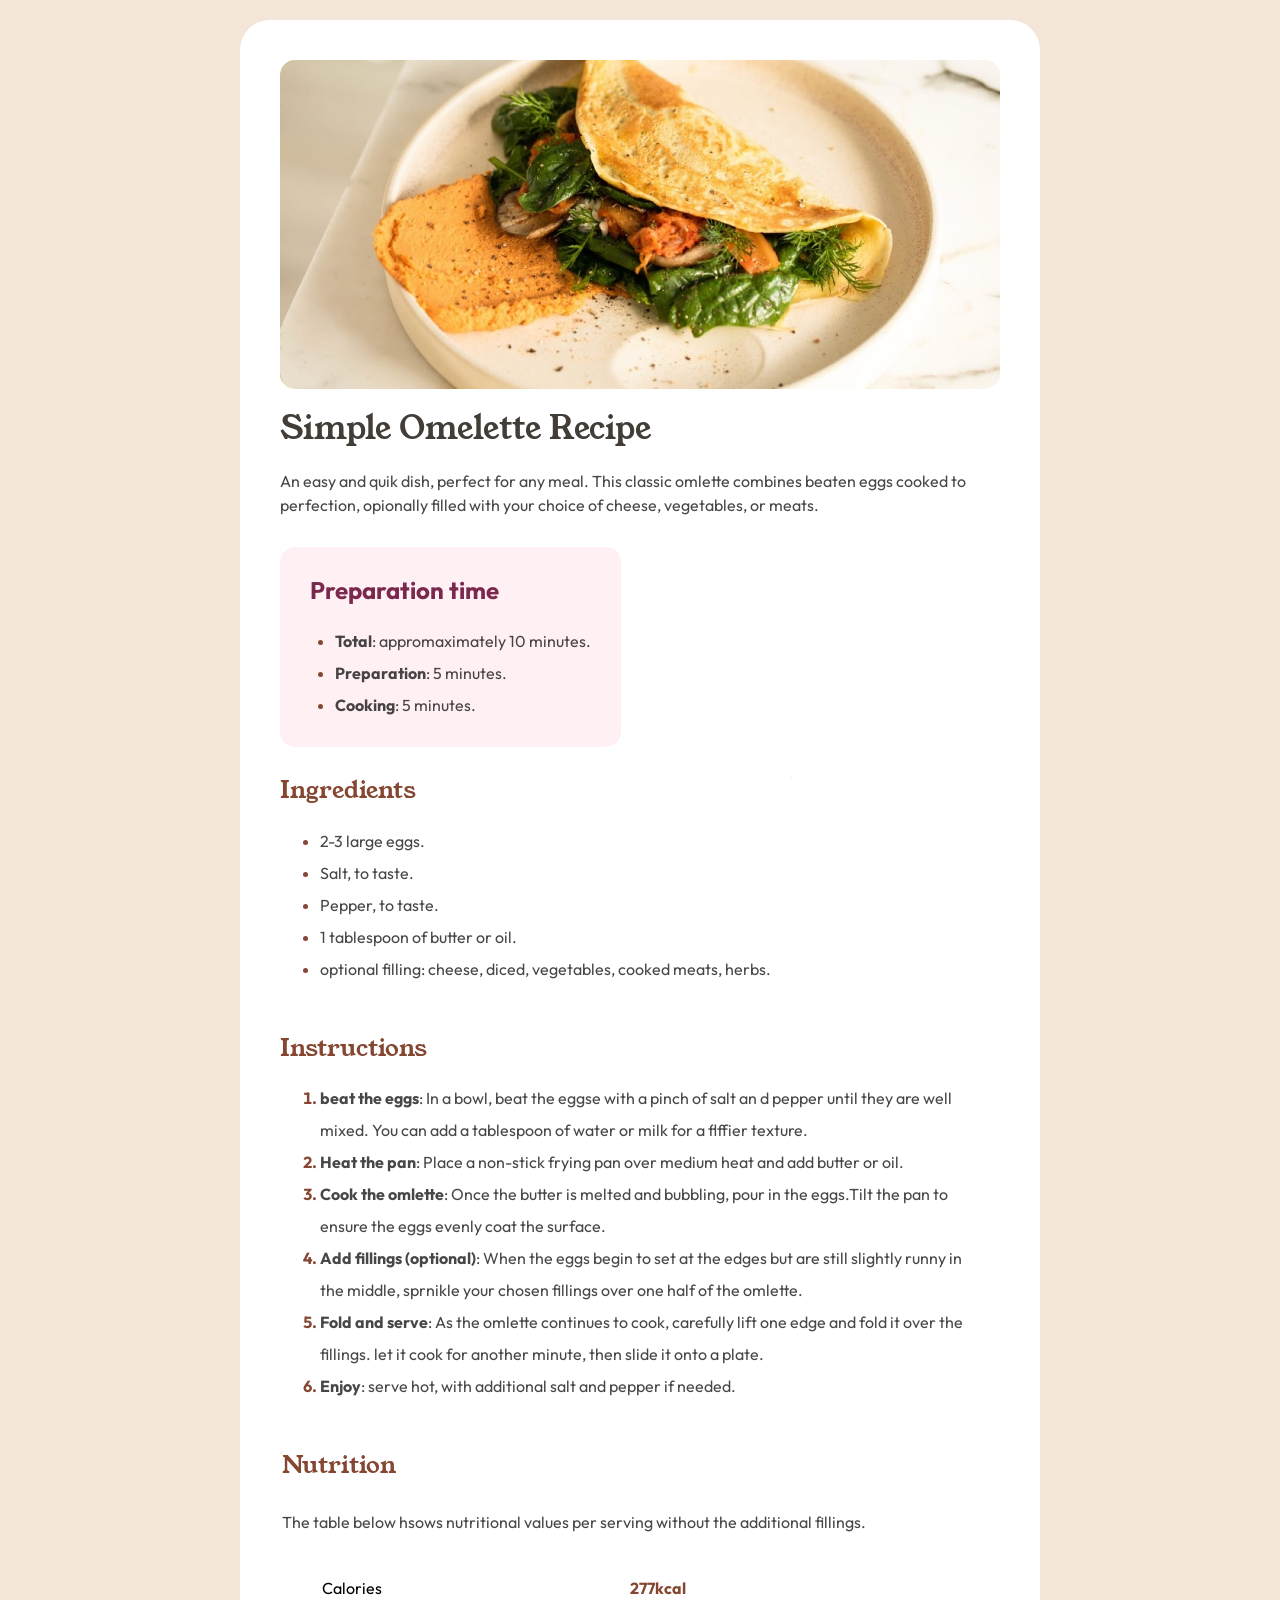
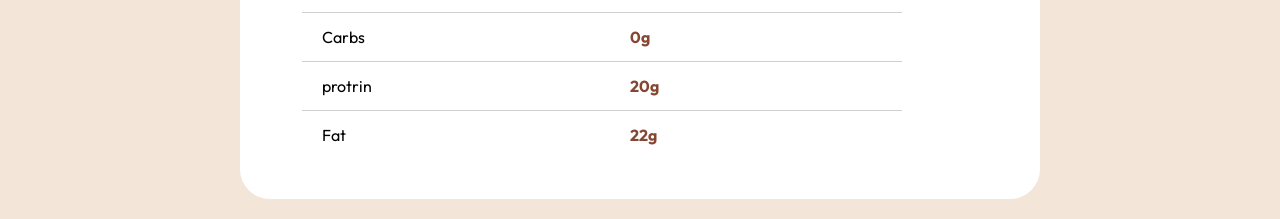
<file: template_1css/index.html>
<!DOCTYPE html>
<html lang="en">

<head>
    <meta charset="UTF-8">
    <meta name="viewport" content="width=device-width, initial-scale=1.0">
    <title>template one</title>
    <link rel="stylesheet" href="css/template1.css">
    <link rel="stylesheet" href="css/normalize.css">
</head>

<body>
    <main>
        <div class="recipe_card">
            <img src="image/image-omelette.jpeg" alt="Omelette" >
            <h1>Simple Omelette Recipe</h1>
            <p>
                An easy and quik dish, perfect for any
                meal. This classic omlette combines beaten
                eggs cooked to perfection, opionally filled
                with your choice of cheese, vegetables, or
                meats.
            </p>
            <section class="pink">
                <h3>Preparation time</h3>
                <ul>
                    <li><span>Total</span>: appromaximately 10 minutes.</li>
                    <li><span>Preparation</span>: 5 minutes.</li>
                    <li><span>Cooking</span>: 5 minutes.</li>
                </ul>
            </section>
            <section class="white">
                <h3>Ingredients </h3>
                <ul>
                    <li>2-3 large eggs.</li>
                    <li>Salt, to taste.</li>
                    <li>Pepper, to taste.</li>
                    <li>1 tablespoon of butter or oil.</li>
                    <li> optional filling: cheese, diced, vegetables, cooked meats, herbs.</li>
                </ul>
            </section>
            <hr>
            <section class="white">
                <h3>Instructions</h3>
                <ol>
                    <li><span>beat the eggs</span>: In a bowl, beat the eggse with a pinch of salt an d pepper until they are well
                        mixed. You
                        can add a tablespoon of water or milk for a flffier texture.</li>
                    <li><span>Heat the pan</span>: Place a non-stick frying pan over medium heat and add butter or oil.</li>
                    <li><span>Cook the omlette</span>: Once the butter is melted and bubbling, pour in the eggs.Tilt the pan to
                        ensure the
                        eggs evenly coat the surface.</li>
                    <li><span>Add fillings (optional)</span>: When the eggs begin to set at the edges but are still slightly runny in
                        the
                        middle, sprnikle your chosen fillings over one half of the omlette.</li>
                    <li><span>Fold and serve</span>: As the omlette continues to cook, carefully lift one edge and fold it over the
                        fillings.
                        let it cook for another minute, then slide it onto a plate. </li>
                    <li><span>Enjoy</span>: serve hot, with additional salt and pepper if needed.</li>
                </ol>
            </section>
            <hr>
            <section class="table_edit">
                <h3>Nutrition</h3>
                <p>The table below hsows nutritional values per serving without the additional fillings.</p>
                <table>
                    <tr>
                        <td>Calories</td>
                        <td class="num">277kcal</td>
                    </tr>
                    <tr>
                        <td>Carbs</td>
                        <td class="num">0g</td>
                    </tr>
                    <tr>
                        <td>protrin</td>
                        <td class="num">20g</td>
                    </tr>
                    <tr>
                        <td>Fat</td>
                        <td class="num">22g</td>
                    </tr>
                </table>
            </section>
        </div>
    </main>

</body>

</html>
</file>
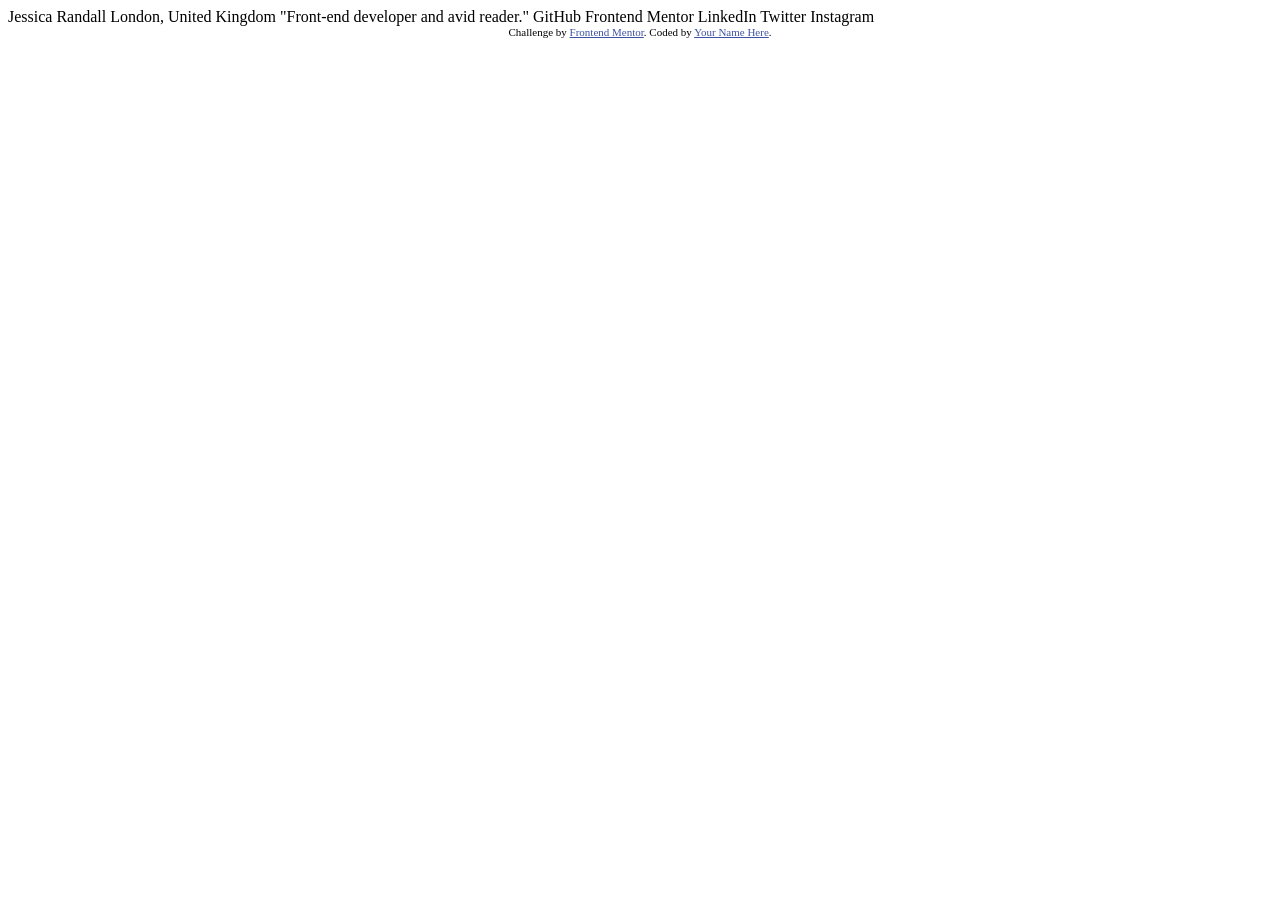
<file: template_2css/image/social-links-profile-main/social-links-profile-main/index.html>
<!DOCTYPE html>
<html lang="en">
<head>
  <meta charset="UTF-8">
  <meta name="viewport" content="width=device-width, initial-scale=1.0"> <!-- displays site properly based on user's device -->

  <link rel="icon" type="image/png" sizes="32x32" href="./assets/images/favicon-32x32.png">
  
  <title>Frontend Mentor | Social links profile</title>

  <!-- Feel free to remove these styles or customise in your own stylesheet 👍 -->
  <style>
    .attribution { font-size: 11px; text-align: center; }
    .attribution a { color: hsl(228, 45%, 44%); }
  </style>
</head>
<body>

  Jessica Randall
  London, United Kingdom
  "Front-end developer and avid reader."

  GitHub
  Frontend Mentor
  LinkedIn
  Twitter
  Instagram
  
  <div class="attribution">
    Challenge by <a href="https://www.frontendmentor.io?ref=challenge" target="_blank">Frontend Mentor</a>. 
    Coded by <a href="#">Your Name Here</a>.
  </div>
</body>
</html>
</file>
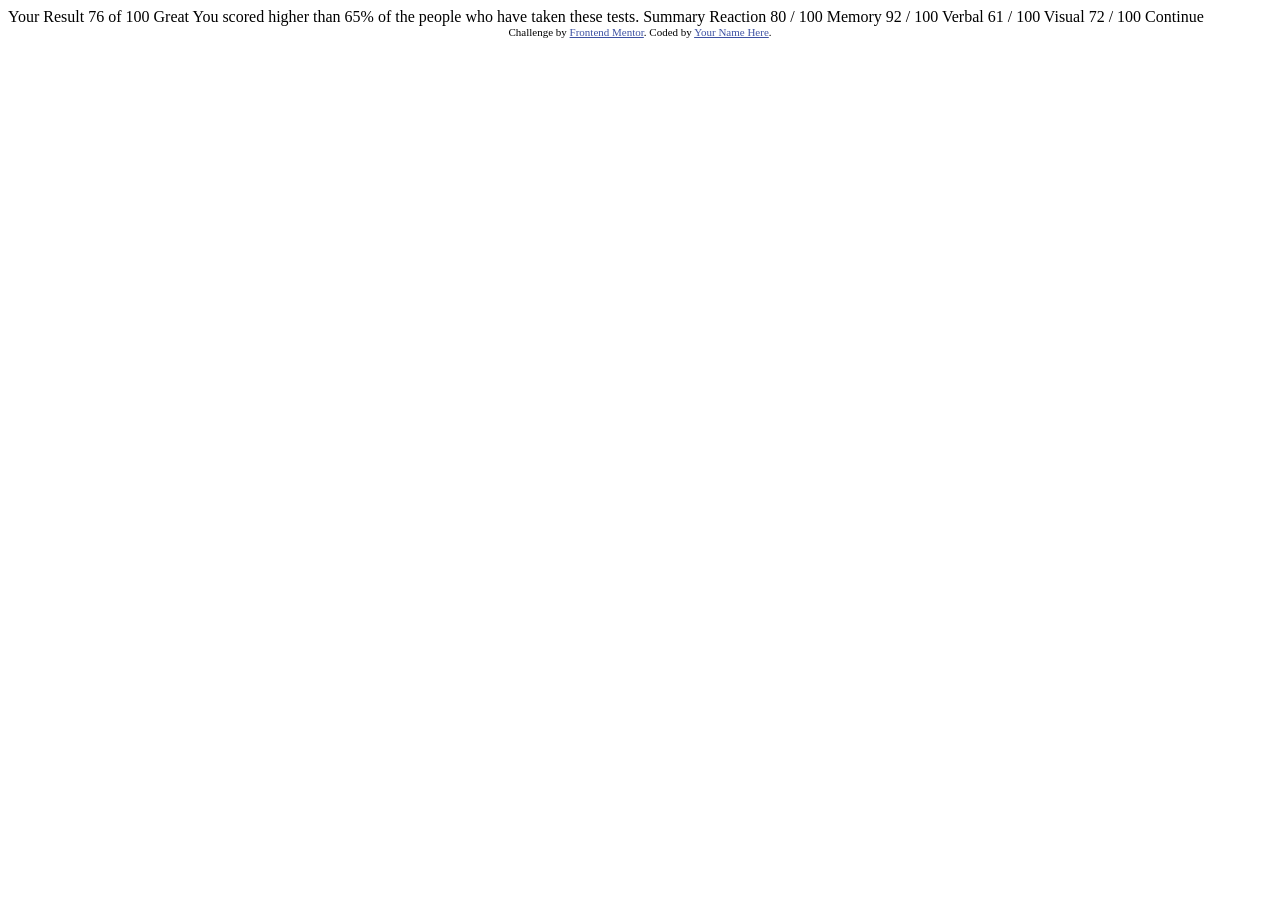
<file: template_3css/image/results-summary-component-main/results-summary-component-main/index.html>
<!DOCTYPE html>
<html lang="en">
<head>
  <meta charset="UTF-8">
  <meta name="viewport" content="width=device-width, initial-scale=1.0"> <!-- displays site properly based on user's device -->

  <link rel="icon" type="image/png" sizes="32x32" href="./assets/images/favicon-32x32.png">
  
  <title>Frontend Mentor | Results summary component</title>

  <!-- Feel free to remove these styles or customise in your own stylesheet 👍 -->
  <style>
    .attribution { font-size: 11px; text-align: center; }
    .attribution a { color: hsl(228, 45%, 44%); }
  </style>
</head>
<body>

  Your Result
  76
  of 100

  Great
  You scored higher than 65% of the people who have taken these tests.
  
  Summary

  Reaction
  80 / 100

  Memory
  92 / 100

  Verbal
  61 / 100

  Visual
  72 / 100

  Continue
  
  <div class="attribution">
    Challenge by <a href="https://www.frontendmentor.io?ref=challenge" target="_blank">Frontend Mentor</a>. 
    Coded by <a href="#">Your Name Here</a>.
  </div>
</body>
</html>
</file>
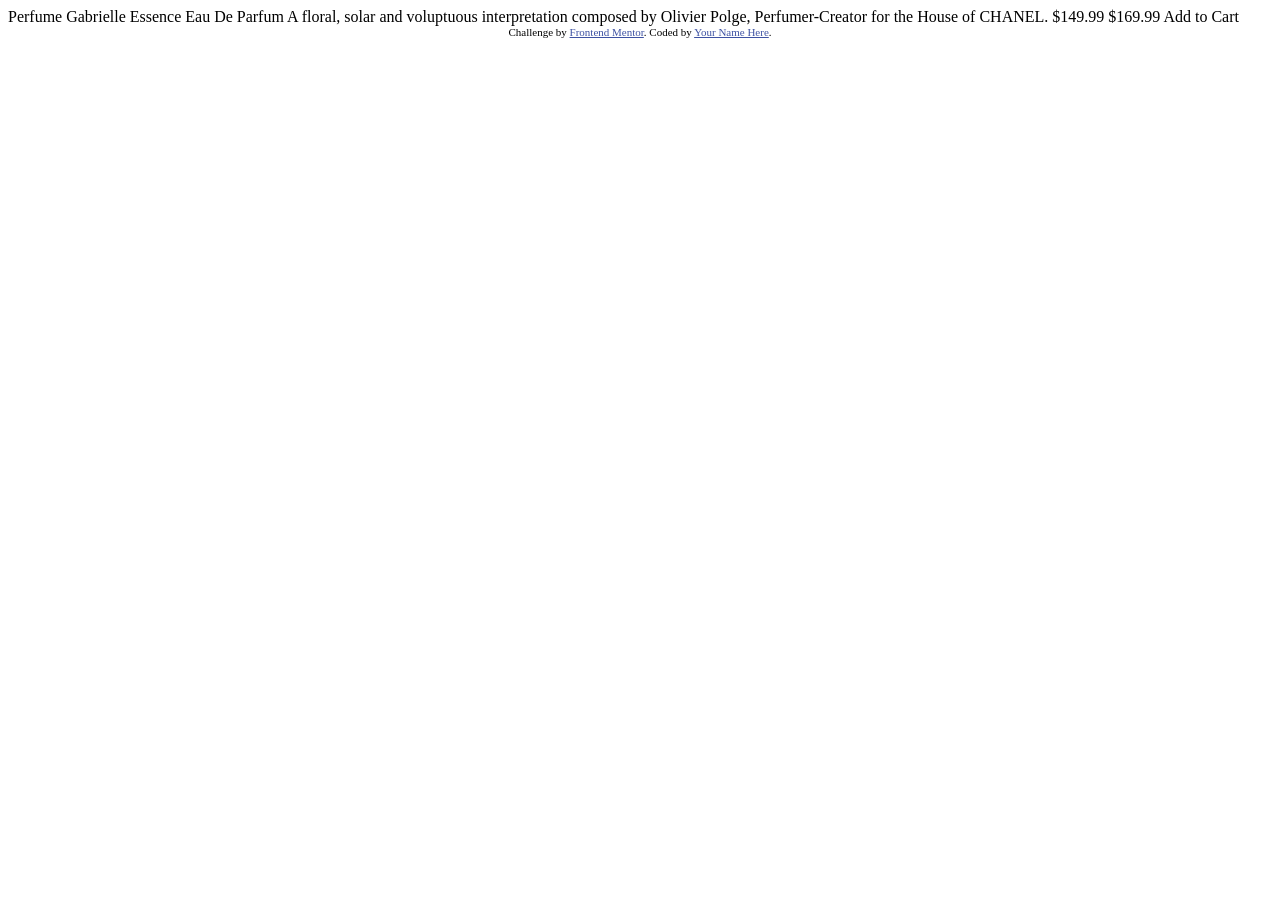
<file: template_4css/image/product-preview-card-component-main/product-preview-card-component-main/index.html>
<!DOCTYPE html>
<html lang="en">
<head>
  <meta charset="UTF-8">
  <meta name="viewport" content="width=device-width, initial-scale=1.0"> <!-- displays site properly based on user's device -->

  <link rel="icon" type="image/png" sizes="32x32" href="./images/favicon-32x32.png">
  
  <title>Frontend Mentor | Product preview card component</title>

  <!-- Feel free to remove these styles or customise in your own stylesheet 👍 -->
  <style>
    .attribution { font-size: 11px; text-align: center; }
    .attribution a { color: hsl(228, 45%, 44%); }
  </style>
</head>
<body>

  Perfume

  Gabrielle Essence Eau De Parfum

  A floral, solar and voluptuous interpretation composed by Olivier Polge, 
  Perfumer-Creator for the House of CHANEL.

  $149.99
  $169.99

  Add to Cart
  
  <div class="attribution">
    Challenge by <a href="https://www.frontendmentor.io?ref=challenge" target="_blank">Frontend Mentor</a>. 
    Coded by <a href="#">Your Name Here</a>.
  </div>
</body>
</html>
</file>
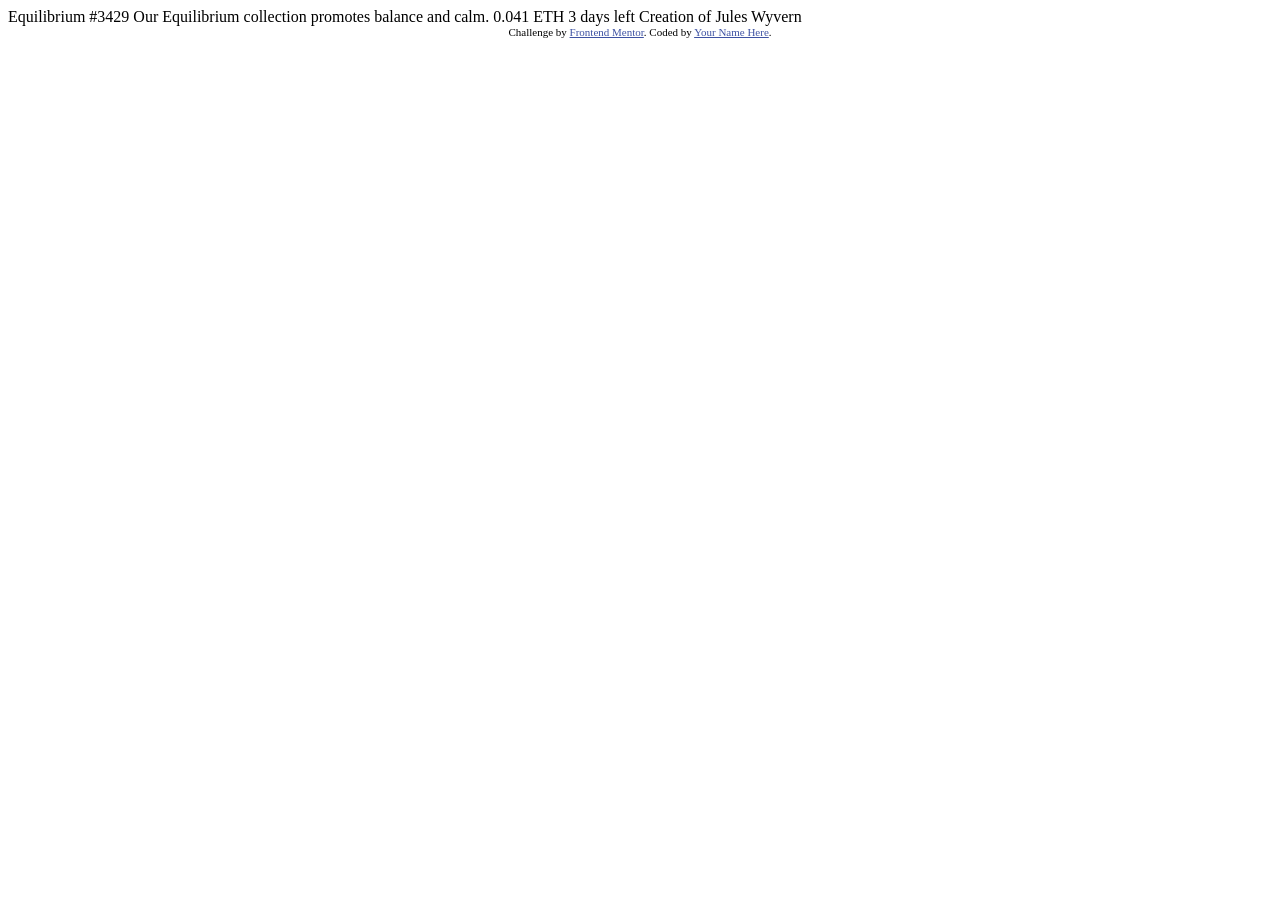
<file: template_5css/image/nft-preview-card-component-main/nft-preview-card-component-main/index.html>
<!DOCTYPE html>
<html lang="en">
<head>
  <meta charset="UTF-8">
  <meta name="viewport" content="width=device-width, initial-scale=1.0"> <!-- displays site properly based on user's device -->

  <link rel="icon" type="image/png" sizes="32x32" href="./images/favicon-32x32.png">
  
  <title>Frontend Mentor | NFT preview card component</title>

  <!-- Feel free to remove these styles or customise in your own stylesheet 👍 -->
  <style>
    .attribution { font-size: 11px; text-align: center; }
    .attribution a { color: hsl(228, 45%, 44%); }
  </style>
</head>
<body>

  Equilibrium #3429

  Our Equilibrium collection promotes balance and calm.

  0.041 ETH
  3 days left
  
  Creation of Jules Wyvern

  <div class="attribution">
    Challenge by <a href="https://www.frontendmentor.io?ref=challenge" target="_blank">Frontend Mentor</a>. 
    Coded by <a href="#">Your Name Here</a>.
  </div>
</body>
</html>
</file>
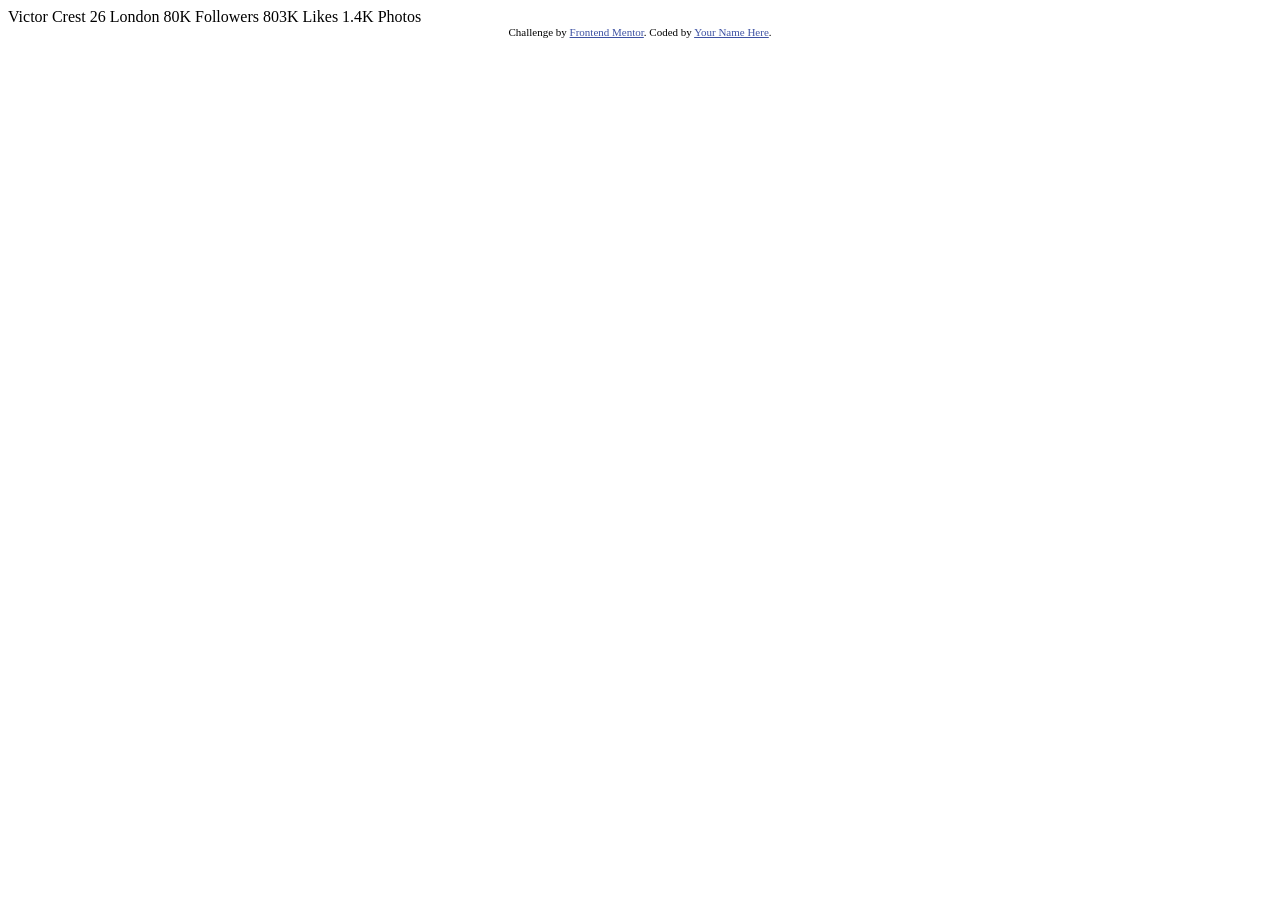
<file: template_6css/image/profile-card-component-main/profile-card-component-main/index.html>
<!DOCTYPE html>
<html lang="en">
<head>
  <meta charset="UTF-8">
  <meta name="viewport" content="width=device-width, initial-scale=1.0"> <!-- displays site properly based on user's device -->

  <link rel="icon" type="image/png" sizes="32x32" href="./images/favicon-32x32.png">
  
  <title>Frontend Mentor | Profile card component</title>

  <!-- Feel free to remove these styles or customise in your own stylesheet 👍 -->
  <style>
    .attribution { font-size: 11px; text-align: center; }
    .attribution a { color: hsl(228, 45%, 44%); }
  </style>
</head>
<body>
  Victor Crest
  26
  London

  80K
  Followers

  803K
  Likes

  1.4K
  Photos
  <div class="attribution">
    Challenge by <a href="https://www.frontendmentor.io?ref=challenge" target="_blank">Frontend Mentor</a>. 
    Coded by <a href="#">Your Name Here</a>.
  </div>
</body>
</html>
</file>
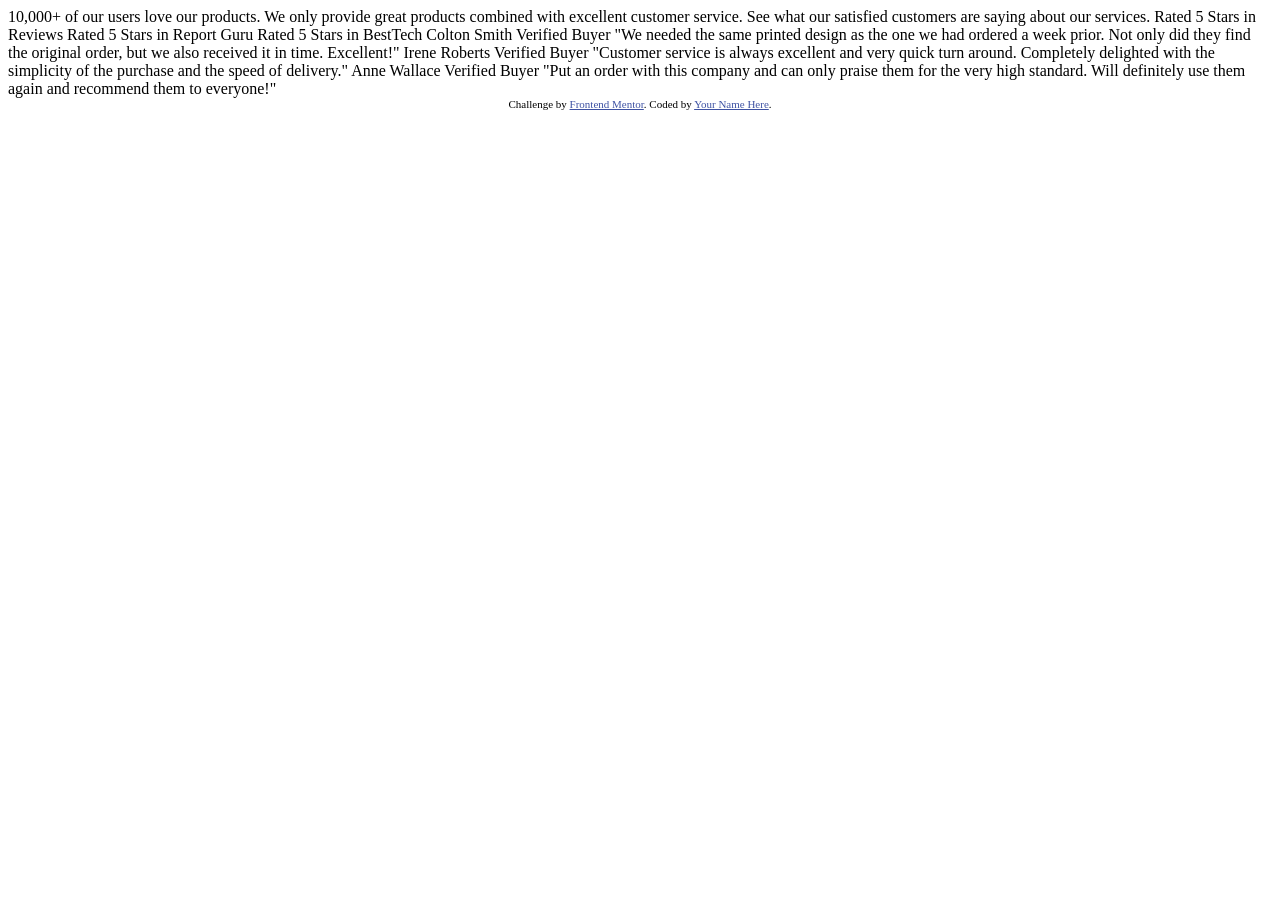
<file: template_7css/image/social-proof-section-master/social-proof-section-master/index.html>
<!DOCTYPE html>
<html lang="en">
  <head>
    <meta charset="UTF-8" />
    <meta name="viewport" content="width=device-width, initial-scale=1.0" />
    <!-- displays site properly based on user's device -->

    <link
      rel="icon"
      type="image/png"
      sizes="32x32"
      href="./images/favicon-32x32.png"
    />

    <title>Frontend Mentor | Social proof section</title>

    <!-- Feel free to remove these styles or customise in your own stylesheet 👍 -->
    <style>
      .attribution {
        font-size: 11px;
        text-align: center;
      }
      .attribution a {
        color: hsl(228, 45%, 44%);
      }
    </style>
  </head>
  <body>
    10,000+ of our users love our products.

    We only provide great products combined with excellent customer service.
    See what our satisfied customers are saying about our services.
    
    Rated 5 Stars in Reviews
    Rated 5 Stars in Report Guru
    Rated 5 Stars in BestTech
    
    Colton Smith 
    Verified Buyer
    "We needed the same printed design as the one we had ordered a week prior.
    Not only did they find the original order, but we also received it in time.
    Excellent!"
    
    Irene Roberts 
    Verified Buyer
    "Customer service is always excellent and very quick turn around. Completely
    delighted with the simplicity of the purchase and the speed of delivery."
    
    Anne Wallace 
    Verified Buyer
    "Put an order with this company and can only praise them for the very high
    standard. Will definitely use them again and recommend them to everyone!"

    <div class="attribution">
      Challenge by
      <a href="https://www.frontendmentor.io?ref=challenge" target="_blank"
        >Frontend Mentor</a
      >. Coded by <a href="#">Your Name Here</a>.
    </div>
  </body>
</html>
</file>
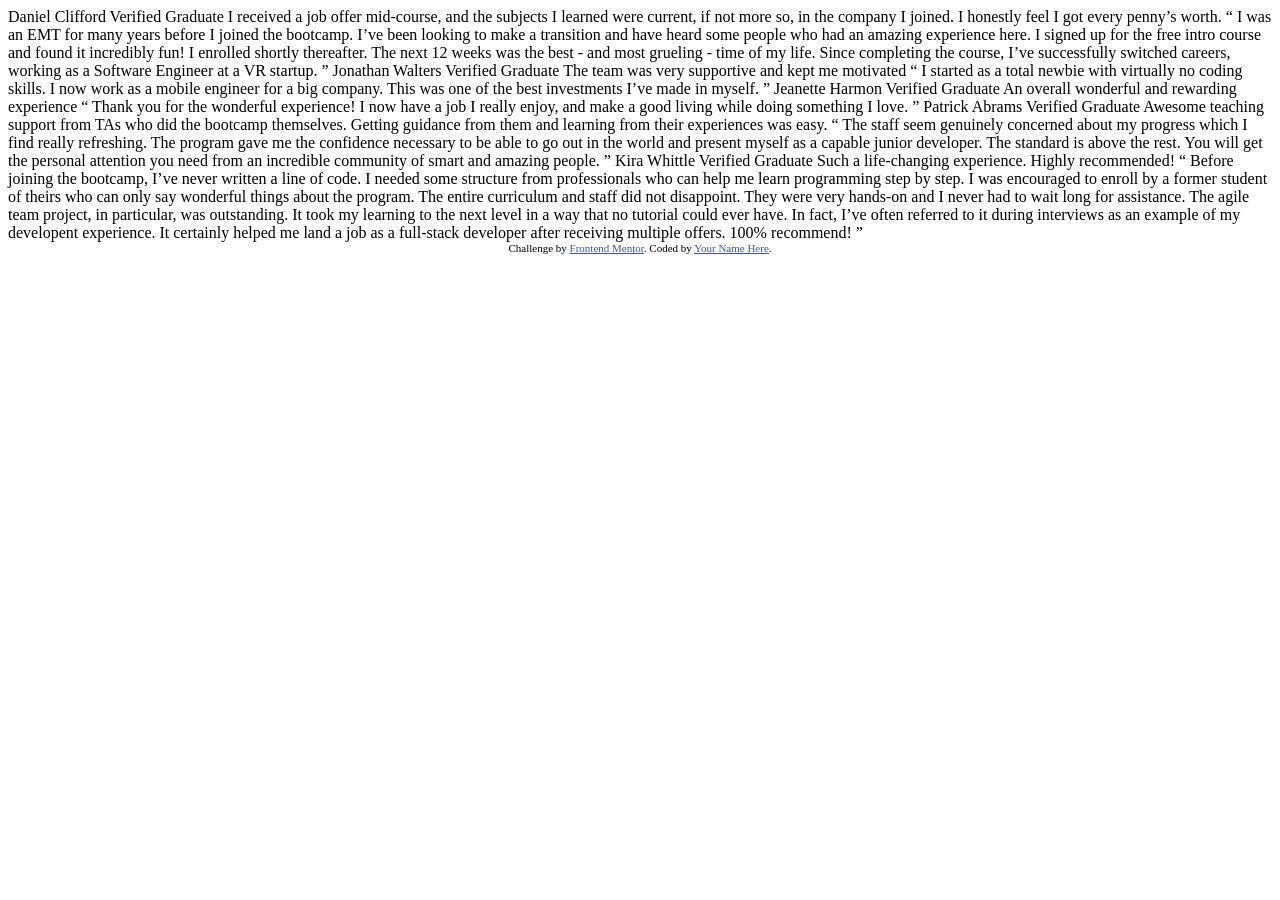
<file: template_9css/image/testimonials-grid-section-main/testimonials-grid-section-main/index.html>
<!DOCTYPE html>
<html lang="en">
<head>
  <meta charset="UTF-8">
  <meta name="viewport" content="width=device-width, initial-scale=1.0"> <!-- displays site properly based on user's device -->

  <link rel="icon" type="image/png" sizes="32x32" href="./images/favicon-32x32.png">
  
  <title>Frontend Mentor | [Challenge Name Here]</title>

  <!-- Feel free to remove these styles or customise in your own stylesheet 👍 -->
  <style>
    .attribution { font-size: 0.6875rem; text-align: center; }
    .attribution a { color: hsl(228, 45%, 44%); }
  </style>
</head>
<body>
  Daniel Clifford
  Verified Graduate

  I received a job offer mid-course, and the subjects I learned were current, if not more so, 
  in the company I joined. I honestly feel I got every penny’s worth.

  “ I was an EMT for many years before I joined the bootcamp. I’ve been looking to make a 
  transition and have heard some people who had an amazing experience here. I signed up 
  for the free intro course and found it incredibly fun! I enrolled shortly thereafter. 
  The next 12 weeks was the best - and most grueling - time of my life. Since completing 
  the course, I’ve successfully switched careers, working as a Software Engineer at a VR startup. ”

  Jonathan Walters
  Verified Graduate

  The team was very supportive and kept me motivated

  “ I started as a total newbie with virtually no coding skills. I now work as a mobile engineer 
  for a big company. This was one of the best investments I’ve made in myself. ”

  Jeanette Harmon
  Verified Graduate

  An overall wonderful and rewarding experience

  “ Thank you for the wonderful experience! I now have a job I really enjoy, and make a good living 
  while doing something I love. ”

  Patrick Abrams
  Verified Graduate

  Awesome teaching support from TAs who did the bootcamp themselves. Getting guidance from them and 
  learning from their experiences was easy.

  “ The staff seem genuinely concerned about my progress which I find really refreshing. The program 
  gave me the confidence necessary to be able to go out in the world and present myself as a capable 
  junior developer. The standard is above the rest. You will get the personal attention you need from 
  an incredible community of smart and amazing people. ”

  Kira Whittle
  Verified Graduate

  Such a life-changing experience. Highly recommended!

  “ Before joining the bootcamp, I’ve never written a line of code. I needed some structure from 
  professionals who can help me learn programming step by step. I was encouraged to enroll by a former 
  student of theirs who can only say wonderful things about the program. The entire curriculum and staff 
  did not disappoint. They were very hands-on and I never had to wait long for assistance. The agile team 
  project, in particular, was outstanding. It took my learning to the next level in a way that no tutorial 
  could ever have. In fact, I’ve often referred to it during interviews as an example of my developent 
  experience. It certainly helped me land a job as a full-stack developer after receiving multiple offers. 
  100% recommend! ”
  
  <footer class="attribution">
    Challenge by <a href="https://www.frontendmentor.io?ref=challenge">Frontend Mentor</a>. 
    Coded by <a href="#">Your Name Here</a>.
  </footer>
</body>
</html>
</file>
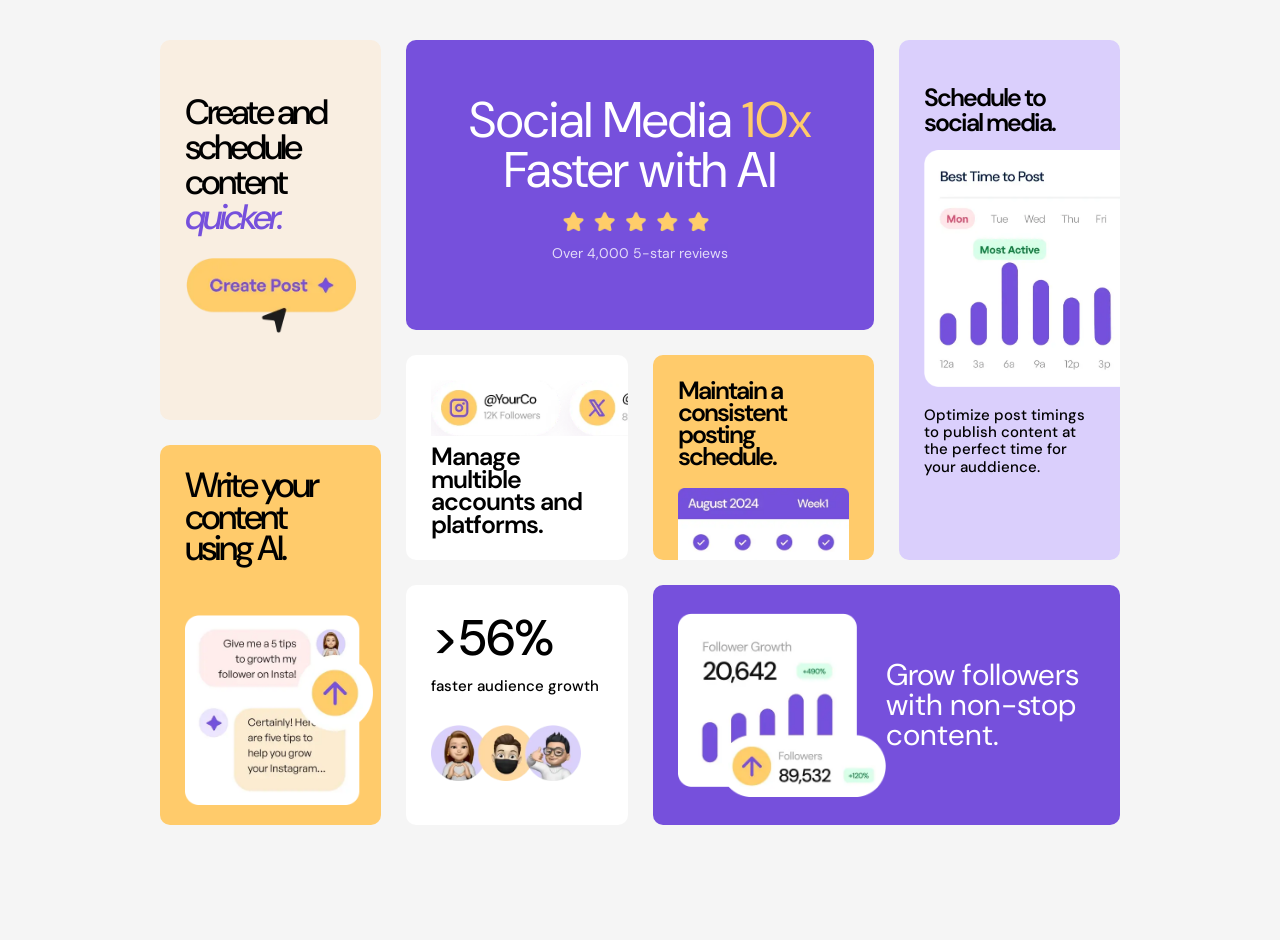
<file: template_10css/template10.html>
<!DOCTYPE html>
<html lang="en">

<head>
    <meta charset="UTF-8">
    <meta name="viewport" content="width=device-width, initial-scale=1.0">
    <title>template ten</title>
    <link rel="stylesheet" href="css/normalize.css">
    <link rel="stylesheet" href="css/template10.css">
    <link rel="preconnect" href="https://fonts.googleapis.com">
    <link rel="preconnect" href="https://fonts.gstatic.com" crossorigin>
    <link
        href="https://fonts.googleapis.com/css2?family=DM+Sans:ital,opsz,wght@0,9..40,100..1000;1,9..40,100..1000&display=swap"
        rel="stylesheet">
</head>

<body>
    <main class="bento_grid">
        <div class="card card1 create_post">
            <h1 class="create">Create and schedule content <span class="purple">quicker.</span></h1>
            <img src="image/illustration-create-post.webp" alt="">
        </div>
        <div class="card card2 social_media">
            <p class="social">Social Media <span class="yellow">10x</span> Faster with Al</p>
            <img src="image/illustration-five-stars.webp" alt="">
            <p class="over">Over 4,000 5-star reviews</p>
        </div>
        <div class="card card3 schedule_media">
            <p class="schedule">Schedule to social media.</p>
            <img src="image/illustration-schedule-posts.webp" alt="" class="daysi">
            <p class="optimize">Optimize post timings to publish content at the perfect time for your auddience.</p>
        </div>
        <div class="card card4 manage_multiple">
            <img src="image/illustration-multiple-platforms.webp" alt="">
            <p class="manage">Manage multible accounts and platforms.</p>
        </div>
        <div class="card card5 maintain_consistent">
            <p class="maintain">Maintain a consistent posting schedule.</p>
            <img src="image/illustration-consistent-schedule.webp" alt="">
        </div>
        <div class="card card6 write_content">
            <p class="content">Write your content using AI.</p>
            <img src="image/illustration-ai-content.webp" alt="">
        </div>
        <div class="card card7 faster_audience">
            <p class="faster"><span class="num">>56%</span> faster audience growth</p>
            <img src="image/illustration-audience-growth.webp" alt="">
        </div>
        <div class="card card8 grow_followers">
            <img src="image/illustration-grow-followers.webp" alt="">
            <p class="grow">Grow followers with non-stop content.</p>
        </div>
    </main>
</body>

</html>
</file>
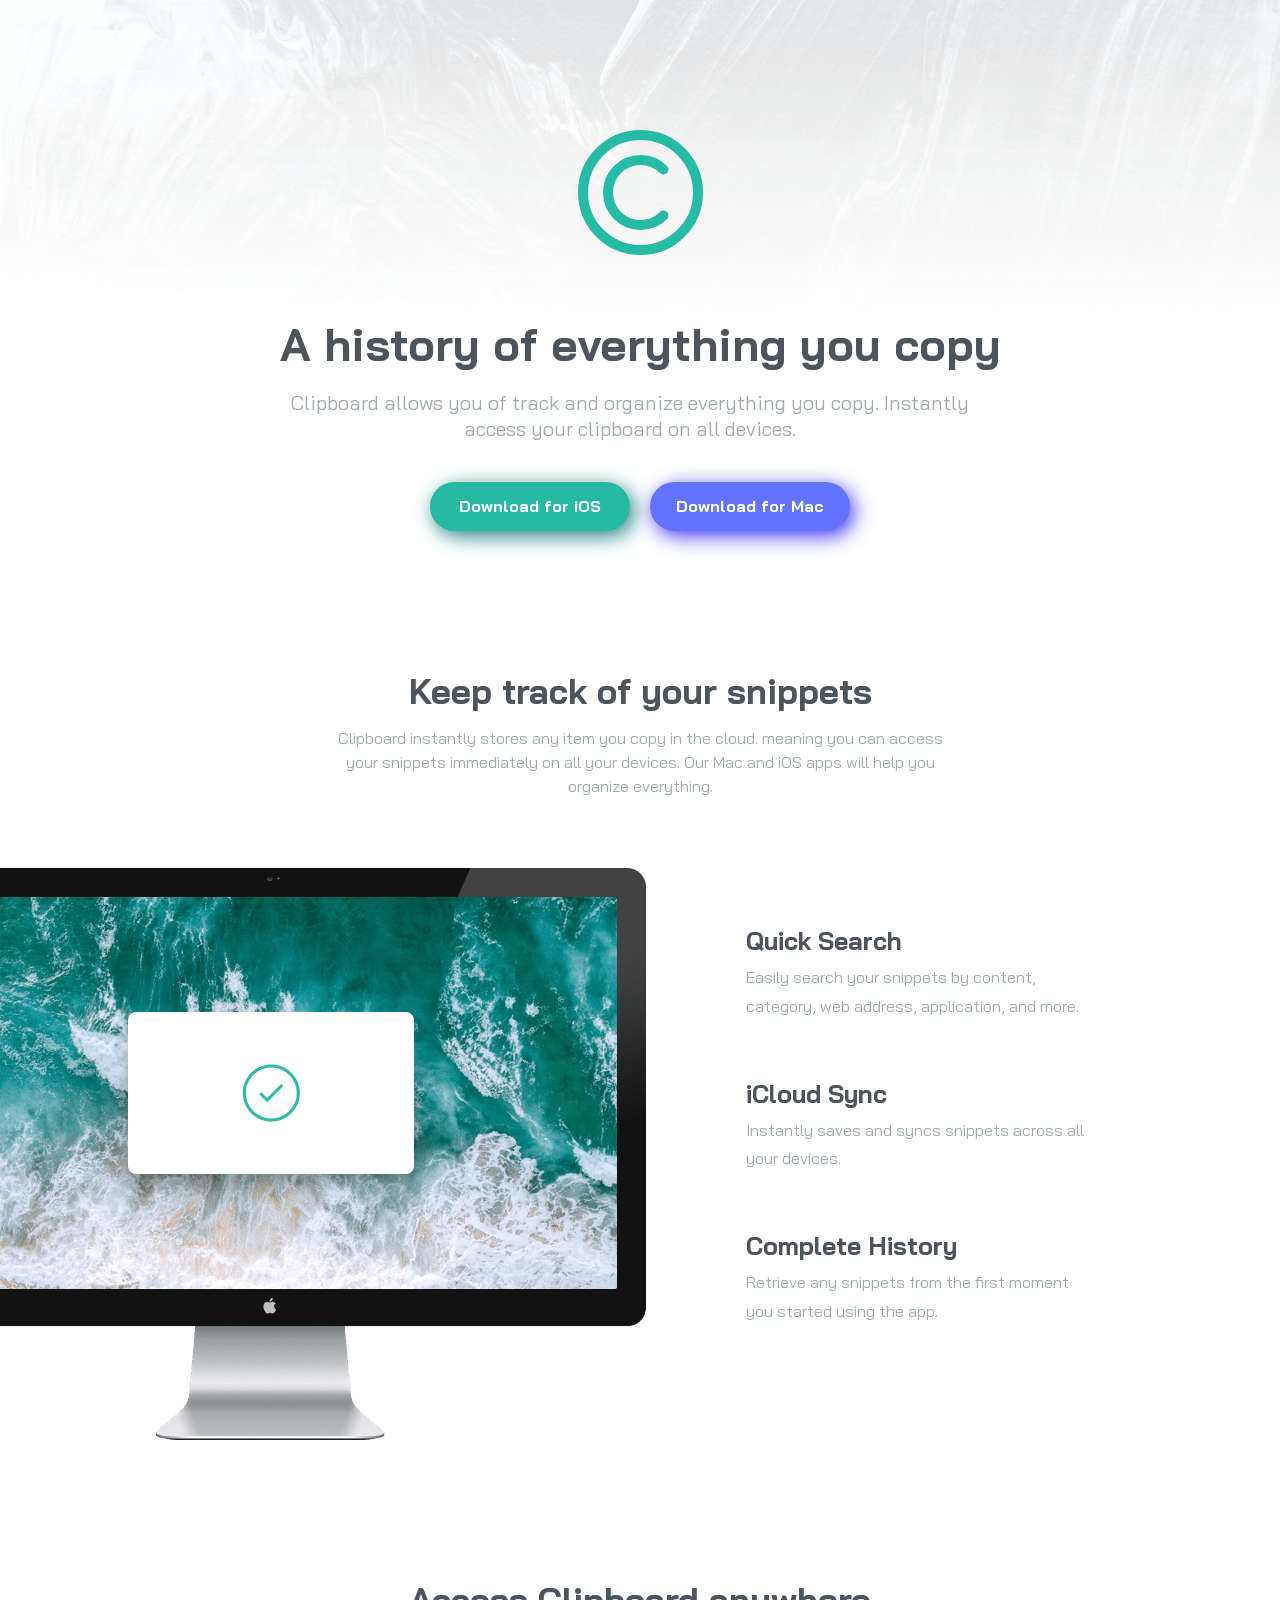
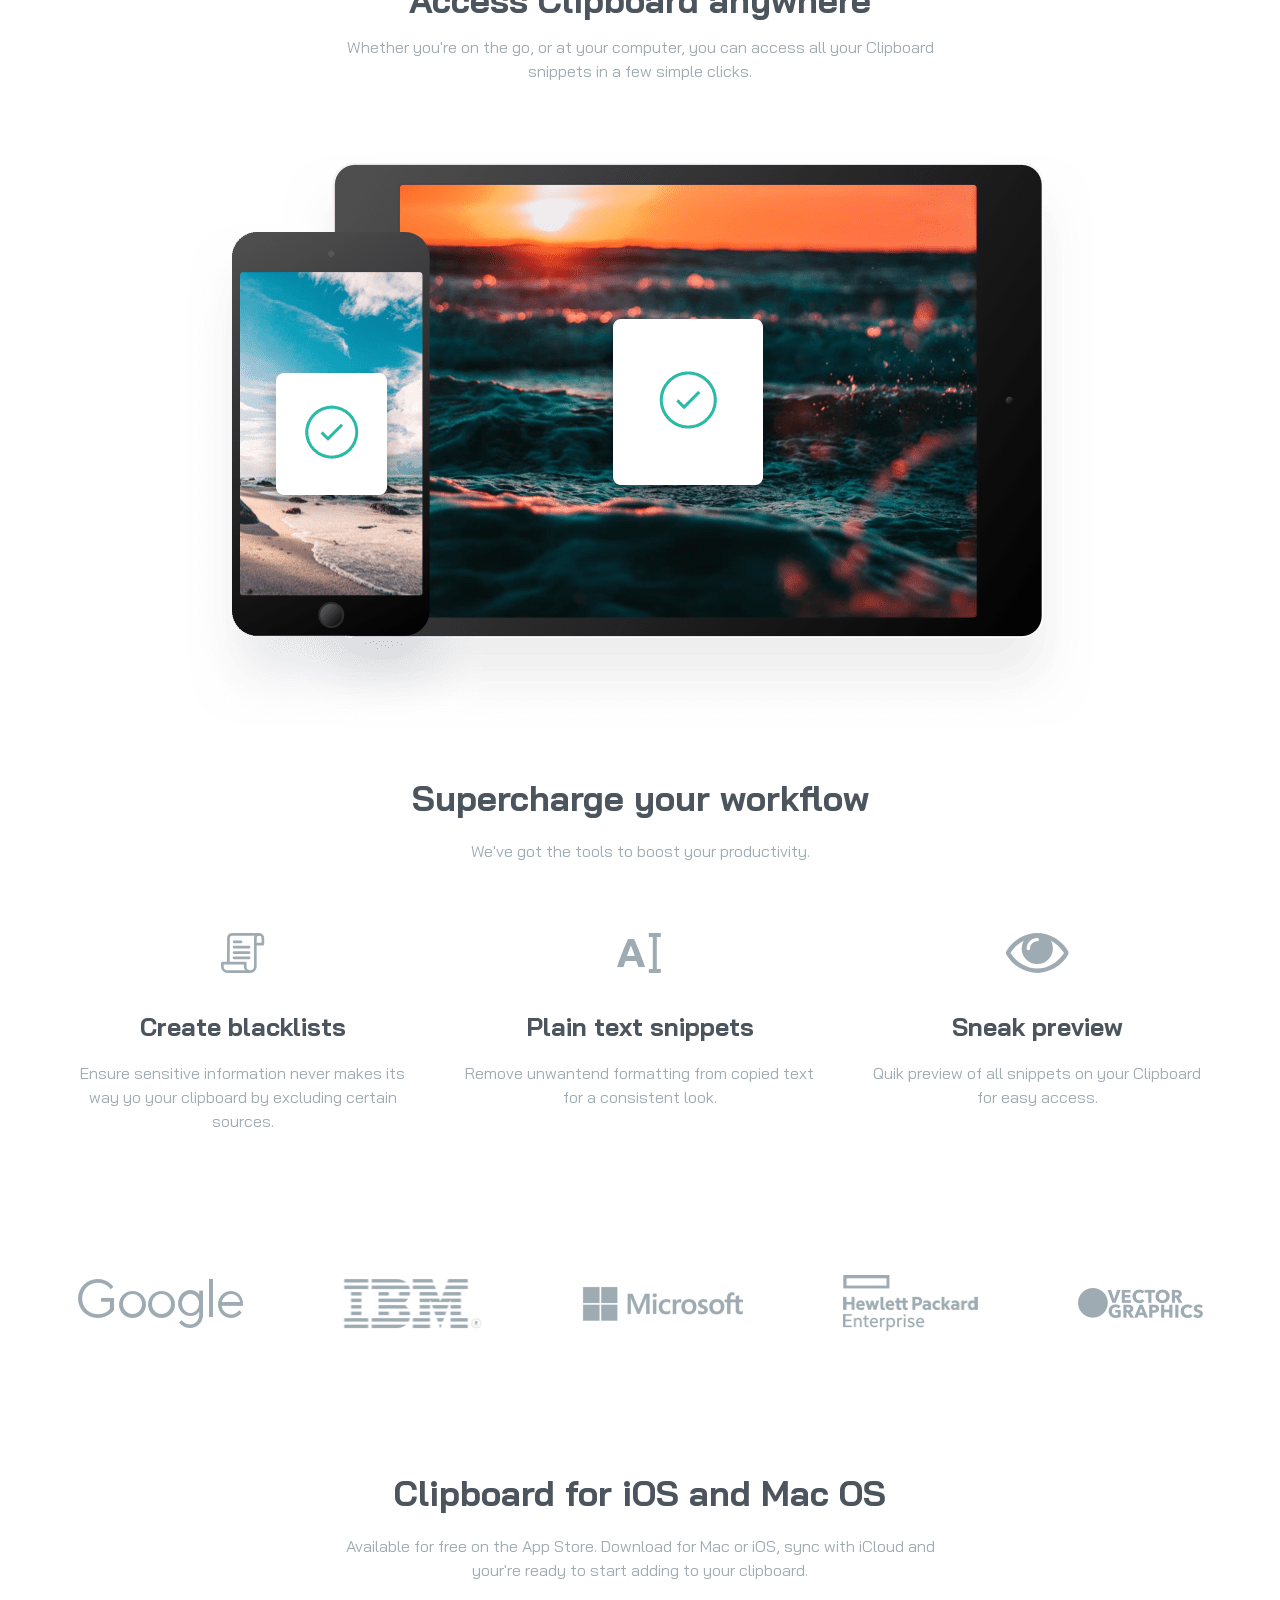
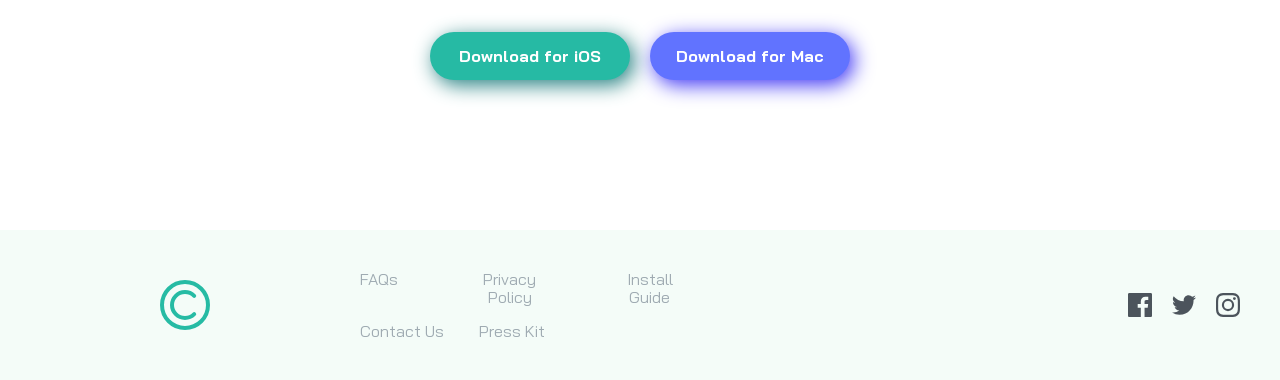
<file: template_11css/template11.html>
<!DOCTYPE html>
<html lang="en">

<head>
    <meta charset="UTF-8">
    <meta name="viewport" content="width=device-width, initial-scale=1.0">
    <title>Document</title>
    <link rel="stylesheet" href="css/normalize.css">
    <link rel="stylesheet" href="css/template11.css">
    <link href="https://fonts.googleapis.com/css2?family=Bai+Jamjuree:wght@400;600&display=swap" rel="stylesheet">
</head>

<body>
    <header>
        <div class="header_logo">
            <img src="image/logo.svg" alt="">
        </div>
        <div class="header_text">
            <h1 class="history">
                A history of everything you copy
            </h1>
            <p>Clipboard allows you of track and organize everything you copy. Instantly access your clipboard on all
                devices.</p>
        </div>
        <div class="download_button">
            <button class="ios">Download for iOS</button>
            <button class="mac">Download for Mac</button>
        </div>
    </header>

    <main>
        <div class="main_text">
            <h2 class="keep">Keep track of your snippets</h2>
            <p>Clipboard instantly stores any item you copy in the cloud. meaning you can access your snippets
                immediately on all your devices. Our Mac and iOS apps will help you organize everything.</p>
        </div>
        <div class="computer_place">
            <img src="image/image-computer.png" alt="">
            <div class="computer_promotion">
                <div class="quick_search">
                    <h3>Quick Search</h3>
                    <p>Easily search your snippets by content, category, web address, application, and more.</p>
                </div>
                <div class="iCloud_Sync">
                    <h3>iCloud Sync</h3>
                    <p>Instantly saves and syncs snippets across all your devices.</p>
                </div>
                <div class="complete_history">
                    <h3>Complete History</h3>
                    <p>Retrieve any snippets from the first moment you started using the app.</p>
                </div>
            </div>
        </div>
        <div class="mobil_place">
            <h2 class="access">Access Clipboard anywhere</h2>
            <p>Whether you're on the go, or at your computer, you can access all your Clipboard snippets in a few simple
                clicks.</p>
            <img src="image/image-devices.png" alt="">
            <h2 class="workflow">Supercharge your workflow</h2>
            <p>We've got the tools to boost your productivity.</p>
        </div>
        <div class="logos">
            <div class="creat_blacklist">
                <img src="image/icon-blacklist.svg" alt="">
                <h2 class="creat">Create blacklists</h2>
                <p>Ensure sensitive information never makes its way yo your clipboard by excluding certain sources.
                </p>
            </div>
            <div class="plain_text">
                <img src="image/icon-text.svg" alt="">
                <h2 class="plain">Plain text snippets</h2>
                <p>Remove unwantend formatting from copied text for a consistent look.</p>
            </div>
            <div class="sneak_preview">
                <img src="image/icon-preview.svg" alt="">
                <h2 class="sneak">Sneak preview</h2>
                <p>Quik preview of all snippets on your Clipboard for easy access.</p>
            </div>
        </div>
        <div class="companies">
            <img src="image/logo-google.png" alt="">
            <img src="image/logo-ibm.png" alt="">
            <img src="image/logo-microsoft.png" alt="">
            <img src="image/logo-hp.png" alt="">
            <img src="image/logo-vector-graphics.png" alt="">
        </div>
        <div class="clipboard_for">
            <h2 class="clipboard">Clipboard for iOS and Mac OS</h2>
            <p>Available for free on the App Store. Download for Mac or iOS, sync with iCloud and your're ready to
                start
                adding to your clipboard.</p>
            <div class="download_button">
                <button class="ios">Download for iOS</button>
                <button class="mac">Download for Mac</button>
            </div>
        </div>
    </main>

    <footer>
        <div class="footer_item">

            <img src="image/logo.svg" alt="" class="footer_logo">
            <div class="footer_text">
                <div class="top_footer_text">
                    <div>FAQs</div>
                    <div>Privacy Policy</div>
                    <div>Install Guide</div>
                </div>
                <div class="bottum_footer_text">
                    <div>Contact Us</div>
                    <div>Press Kit</div>
                </div>
            </div>
            <div class="socail_media_logos">
                <img src="image/icon-facebook.svg" alt="" class="fecebook">
                <img src="image/icon-twitter.svg" alt="" class="x">
                <img src="image/icon-instagram.svg" alt="" class="instagram">
            </div>
        </div>
    </footer>
</body>

</html>
</file>
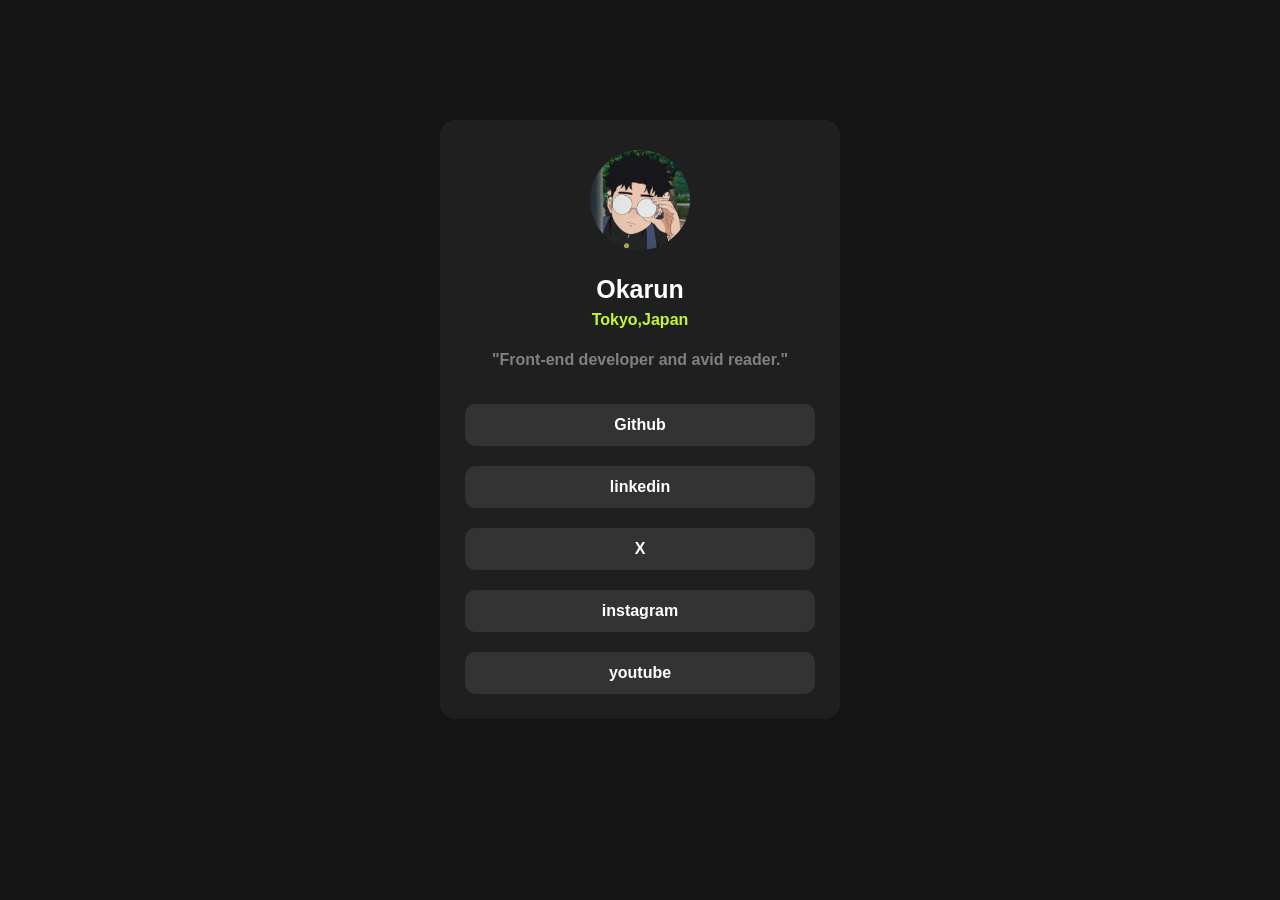
<file: template_2css/template2.html>
<!DOCTYPE html>
<html lang="en">

<head>
    <meta charset="UTF-8">
    <meta name="viewport" content="width=device-width, initial-scale=1.0">
    <title>template two</title>
    <link rel="stylesheet" href="css/template2.css">
    <link rel="stylesheet" href="css/nomalize.css">
</head>

<body>
    <main>
        <div class="paje">
            <section>
                <div class="paje_card">
                    <div class="image">
                        <img src="image/okarun.JPEG" alt="okarun">
                    </div>
                    <div class="text">
                        <h3>Okarun</h3>
                        <h4>Tokyo,Japan</h4>
                        <p>"Front-end developer and avid reader."</p>
                    </div>

                    <div class="links">
                        <a href="Github.com">Github</a>
                        <a href="linkedin.com">linkedin</a>
                        <a href="X.com">X</a>
                        <a href="instagram.com">instagram</a>
                        <a href="youtube.com">youtube</a>
                    </div>
                </div>
            </section>
        </div>
    </main>
</body>

</html>
</file>
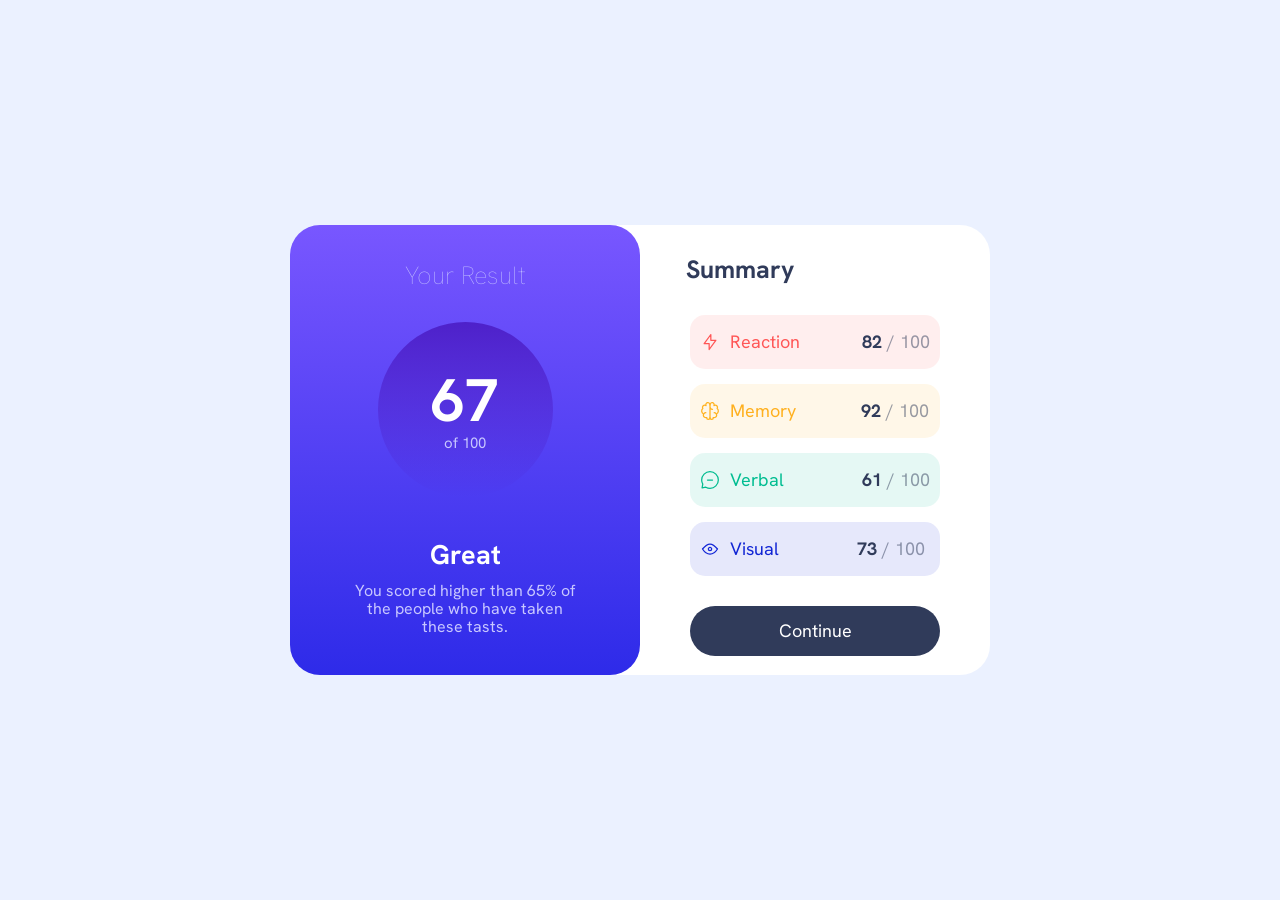
<file: template_3css/template3.html>
<!DOCTYPE html>
<html lang="en">

<head>
    <meta charset="UTF-8">
    <meta name="viewport" content="width=device-width, initial-scale=1.0">
    <title>template three</title>
    <link rel="stylesheet" href="css/template3.css">
    <link rel="stylesheet" href="css/normalize.css">
    <link rel="preconnect" href="https://fonts.googleapis.com">
    <link rel="preconnect" href="https://fonts.gstatic.com" crossorigin>
    <link href="https://fonts.googleapis.com/css2?family=Hanken+Grotesk:wght@500;700;800&display=swap" rel="stylesheet">
</head>

<body>
    <main>
        <section>
            <div class="page">
                <div class="half_card">
                    <h1>Your Result</h1>
                    <div class="apartment">
                        <span class="sixseven">67</span> <span class="of">of 100</span>
                    </div>
                    <h2>Great</h2>
                    <p><span class="p">You scored higher than 65% of</span> <span class="p">the people who have
                            taken</span> <span class="p">these tasts.</span></p>
                </div>
                <div class="page_card">
                    <h3>Summary</h3>
                    <div class="scor_cal">
                        <ul>
                            <li class="reaction">
                                <img src="image/icon-reaction.svg" alt="reaction">
                                <span class="t_reaction">Reaction</span>
                                <span class="num">82</span> <span class="num2">/ 100</span>
                            </li>
                            <li class="memory">
                                <img src="image/icon-memory.svg" alt="memory">
                                <span class="t_memory">Memory</span>
                                <span class="num">92</span> <span class="num2">/ 100</span>
                            </li>
                            <li class="verbal">
                                <img src="image/icon-verbal.svg" alt="verbal">
                                <span class="t_verbal">Verbal</span>
                                <span class="num">61</span> <span class="num2">/ 100</span>
                            </li>
                            <li class="visual">
                                <img src="image/icon-visual.svg" alt="visual">
                                <span class="t_visual">Visual</span>
                                <span class="num">73</span> <span class="num2">/ 100</span>
                            </li>
                        </ul>
                        <div class="continue">

                            <button>Continue</button>
                        </div>
                    </div>
                </div>
            </div>
        </section>
    </main>

</body>

</html
</file>
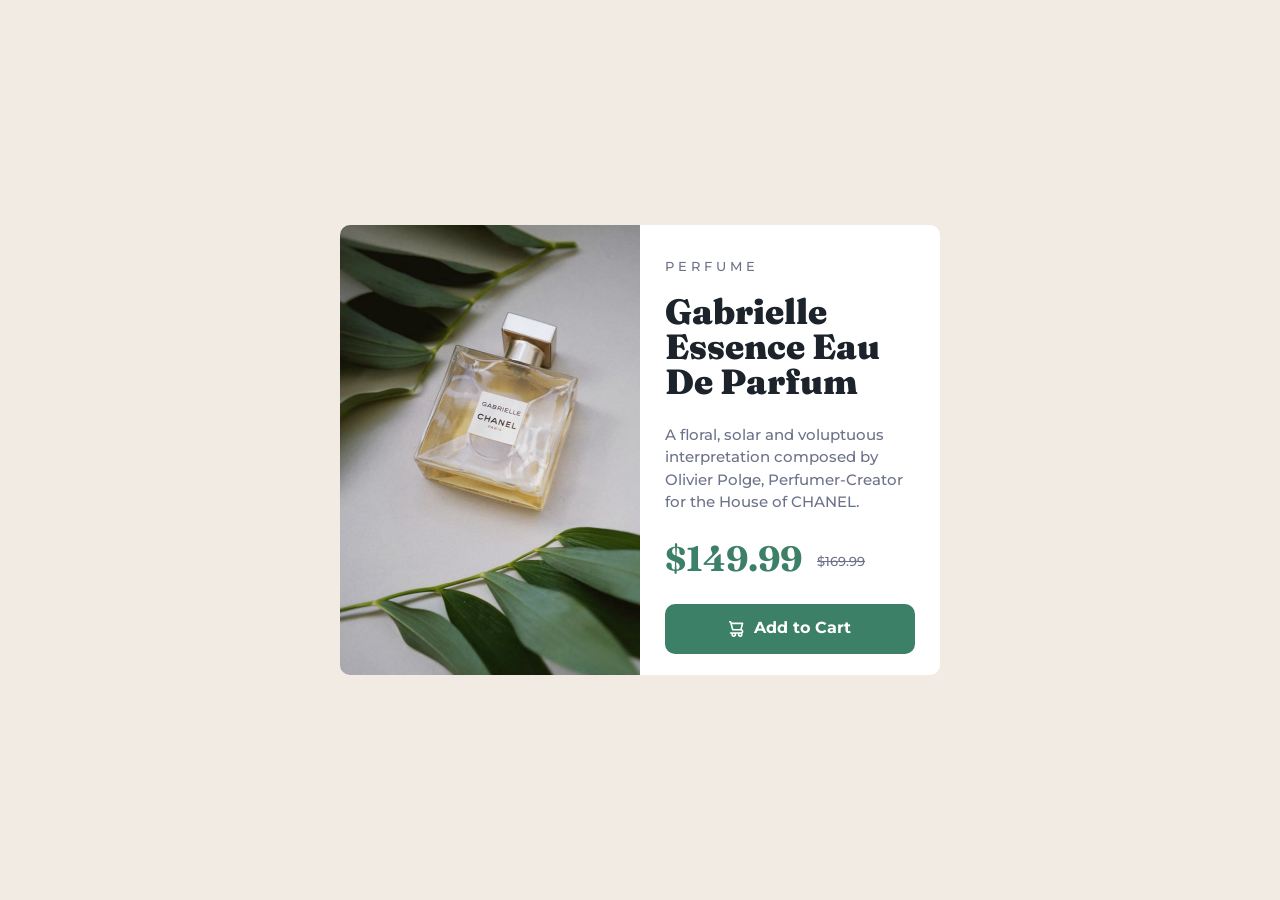
<file: template_4css/template4.html>
<!DOCTYPE html>
<html lang="en">

<head>
    <meta charset="UTF-8">
    <meta name="viewport" content="width=device-width, initial-scale=1.0">
    <title>template four</title>
    <link rel="stylesheet" href="css/template4.css">
    <link rel="stylesheet" href="css/normalize.css">
    <link rel="preconnect" href="https://fonts.googleapis.com">
    <link rel="preconnect" href="https://fonts.gstatic.com" crossorigin>
    <link
        href="https://fonts.googleapis.com/css2?family=Fraunces:opsz,wght@9..144,700&family=Montserrat:wght@500;700&display=swap"
        rel="stylesheet">
</head>

<body>
    <main>
        <section>
            <div class="page">
                <div class="parfurm">
                    <img src="image/image-product-desktop.jpg" alt="">
                </div>
                <div class="by_card">

                    <h1>PERFUME</h1>
                    <h2><span>Gabrielle</span>
                         <span>Essence Eau</span> 
                         <span>De Parfum</span></h2>
                    <p>A floral, solar and voluptuous interpretation composed by Olivier Polge, Perfumer-Creator for the
                        House of CHANEL.</p>
                    <div class="price_discount">
                        <span class="price">$149.99</span> <span class="discount">$169.99</span>
                    </div>
                    <div class="button">

                        <button >
                            <img src="image/icon-cart.svg" alt="">
                            <span class="by">Add to Cart</span>
                        </button>
                    </div>
                </div>
            </div>
        </section>
    </main>

</body>

</html>
</file>
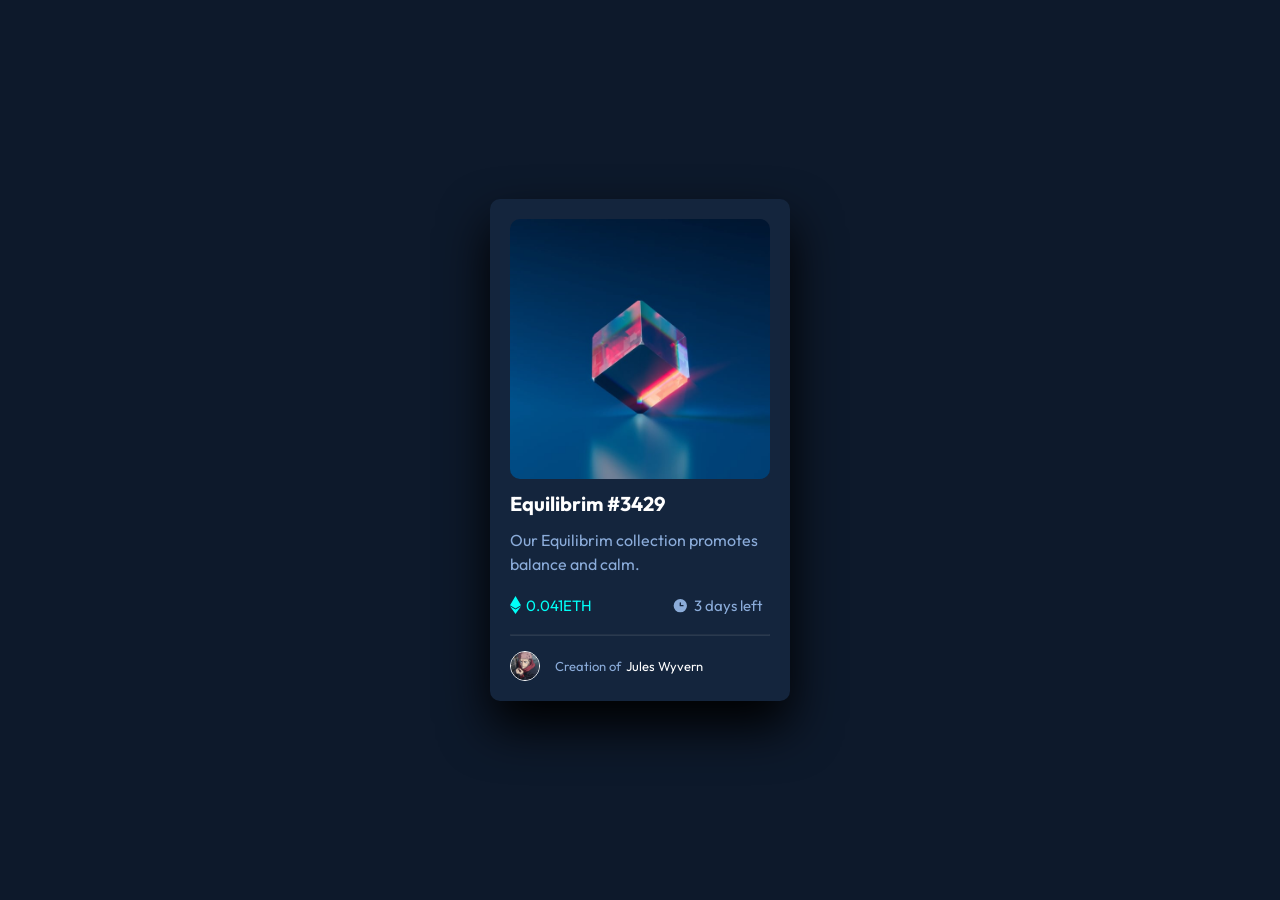
<file: template_5css/template5.html>
<!DOCTYPE html>
<html lang="en">

<head>
    <meta charset="UTF-8">
    <meta name="viewport" content="width=device-width, initial-scale=1.0">
    <title>template five</title>
    <link rel="stylesheet" href="css/tamplate5.css">
    <link rel="stylesheet" href="css/normalize.css">
    <link rel="preconnect" href="https://fonts.googleapis.com">
    <link rel="preconnect" href="https://fonts.gstatic.com" crossorigin>
    <link href="https://fonts.googleapis.com/css2?family=Outfit:wght@300;400;600&display=swap" rel="stylesheet">
</head>

<body>
    <main>
        <div class="page_card">
            <div class="cube">
                <img src="image/image-equilibrium.jpg" alt="">
            </div>
            <h1>Equilibrim #3429</h1>
            <p>Our Equilibrim collection promotes balance and calm.</p>
            <div class="aitems">
                <div class="eth">
                    <img src="image/icon-ethereum.svg" alt="">
                    <span>0.041ETH</span>
                </div>
                <div class="days">
                    <img src="image/icon-clock.svg" alt="">
                    <span> 3 days left</span>
                </div>
            </div>
            <hr>
            <div class="itadori">
                <img src="image/IMG_2285.JPEG" alt="">
                <span class="creat">Creation of </span> <span class="jules"> Jules Wyvern</span>
            </div>

        </div>
    </main>

</body>

</html>
</file>
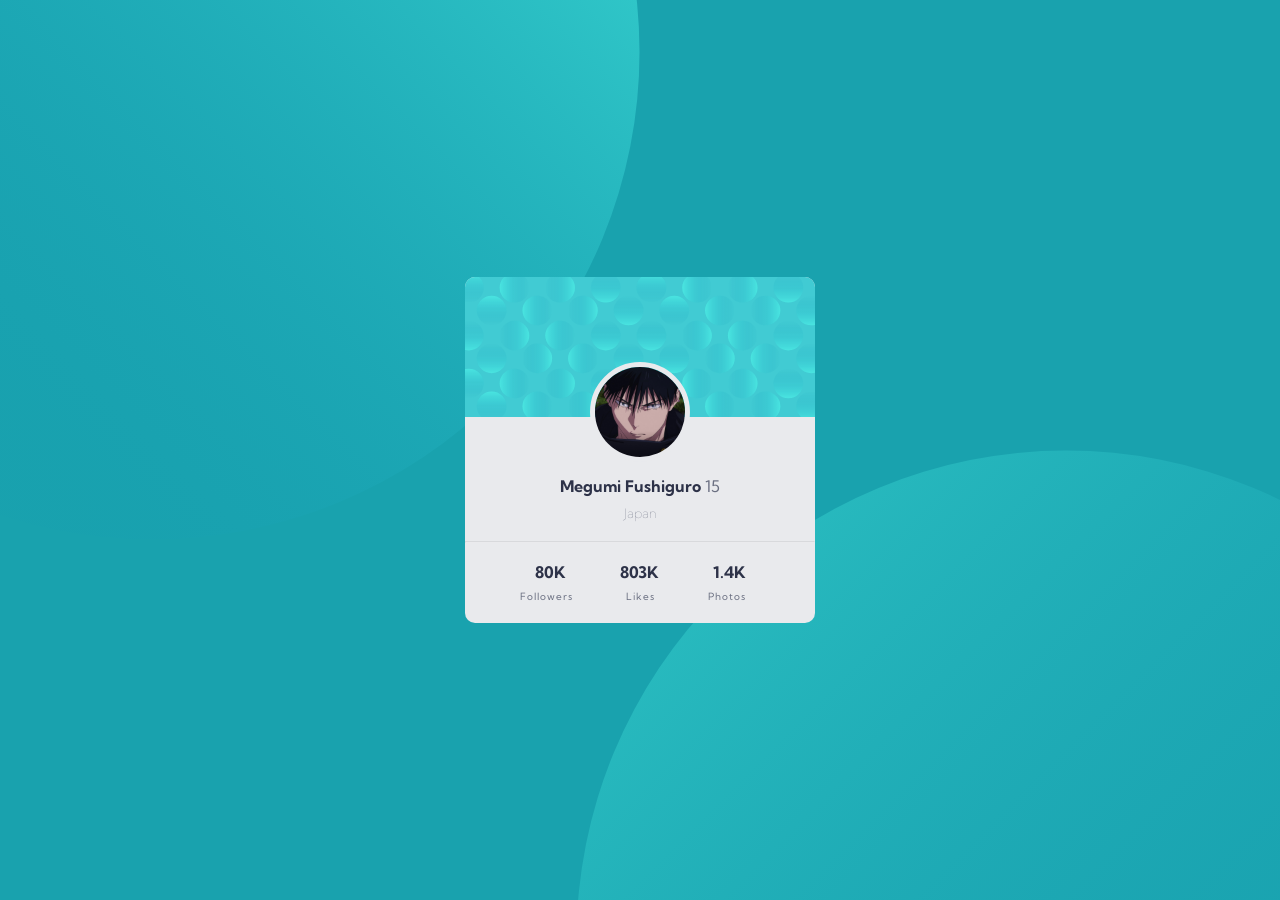
<file: template_6css/template6.html>
<!DOCTYPE html>
<html lang="en">

<head>
    <meta charset="UTF-8">
    <meta name="viewport" content="width=device-width, initial-scale=1.0">
    <title>template six</title>
    <link rel="stylesheet" href="css/normalize.css">
    <link rel="stylesheet" href="css/template6.css">
    <link rel="preconnect" href="https://fonts.googleapis.com">
    <link rel="preconnect" href="https://fonts.gstatic.com" crossorigin>
    <link href="https://fonts.googleapis.com/css2?family=Kumbh+Sans:wght@400;700&display=swap" rel="stylesheet">
</head>

<body>
    <main>
        <article class="page_card">
            <div class="pattern_card">
                <img src="image/bg-pattern-card.svg" alt="">
            </div>
            <div class="profail">
                <img src="image/IMG_2279.JPEG" alt="">
            </div>
            <span class="name">Megumi Fushiguro</span> <span class="age">15</span>
            <h2 class="country">Japan</h2>
            <hr>
            <div class="acount">
                <div class="num">
                    <span>80K</span> <span class="like">803K</span> <span>1.4K</span>
                </div>
                <div class="acount_information">
                    Followers <span class="likes">Likes</span> Photos
                </div>

            </div>
        </article>
    </main>

</body>

</html>
</file>
<file: template_1css/css/template1.css>
@import url('https://fonts.googleapis.com/css2?family=Outfit:wght@400;700&family=Young+Serif&display=swap');

:root {
    --white: hsl(0, 0%, 100%);
    --stone-100: hsl(30, 54%, 90%);
    --stone-600: hsl(30, 18%, 59%);
    --stone-900: hsl(30, 10%, 24%);
    --brown-800: hsl(14, 45%, 36%);
    --rose-800: hsl(332, 51%, 32%);

    --body-font: 'Outfit', sans-serif;
    --heading-font: 'Young Serif', serif;

}

* {
    box-sizing: border-box;
    margin: 0;
    padding: 0;
}

body {
    font-family: var(--body-font);
    background-color: var(--stone-100);
    display: flex;
    justify-content: center;
    align-items: center;
    min-height: 100vh;
}

hr {
    margin-bottom: 30px;
    opacity: 20%;
}

.recipe_card {
    background-color: var(--white);
    max-width: 800px;
    width: 100%;
    padding: 40px;
    border-radius: 30px;
    margin: 20px;
    display: flex;
    flex-wrap: wrap;
}

.recipe_card img {
    width: 100%;
    border-radius: 15px;
    display: block;
}

h1 {
    font-family: var(--heading-font);
    color: var(--stone-900);
    font-weight: lighter;
}

p,
ol,
ul {
    color: rgba(0, 0, 0, 0.721);
    line-height: 1.5em;
    margin-bottom: 30px;
}

li::marker {
    color: var(--brown-800);
    font-weight: bold;
}

.pink {
    background-color: rgba(255, 192, 203, 0.223);
    border-radius: 15px;
    height: 200px;
    padding: 30px;
    margin-bottom: 30px;
}

.pink h3 {
    color: var(--rose-800);
    margin-bottom: 20px;
    font-size: x-large;
}

.pink ul {
    margin-left: 25px;
    line-height: 2em;
}

span {
    font-weight: bold;
    color: rgba(0, 0, 0, 0.721);
}

.white h3 {
    color: var(--brown-800);
    font-size: x-large;
    font-family: var(--heading-font);
    font-weight: lighter;
}

.white ul,
ol {
    padding: 20px;
    margin-left: 20px;
    line-height: 2em;
}

.table_edit h3 {
    color: var(--brown-800);
    font-size: x-large;
    font-family: var(--heading-font);
    font-weight: lighter;
    margin-bottom: 30px;
}

table{
    width: 600px;
    margin-left:20px;
    border-collapse: collapse;
}

table td{
    border-bottom: 1px solid rgba(0, 0, 0, 0.19) ;
    line-height: 3;
    padding-left: 20px

}

.num{
    color: var(--brown-800);
    font-weight: bold;
}

tr:last-child td{
    border-bottom: none;
}

@media (min-width:375px) and (max-width:1440) {
    
}
</file>
<file: template_10css/css/template10.css>
@import url('https://fonts.googleapis.com/css2?family=DM+Sans:ital,opsz,wght@0,9..40,100..1000;1,9..40,100..1000&display=swap');

:root {
    --Purple-100: hsl(254, 88%, 90%);
    --Purple-500: hsl(256, 67%, 59%);

    --Yellow-100: hsl(31, 66%, 93%);
    --Yellow-500: hsl(39, 100%, 71%);

    --White: hsl(0, 0%, 100%);
    --Black: hsl(0, 0%, 7%);
}

* {
    box-sizing: border-box;
    padding: 0;
    margin: 0;
}

@media (min-width: 1024px) {
    .bento_grid {
        display: grid;
        grid-template-columns: repeat(4, 1fr);
        gap: 10px;
        grid-auto-rows: auto;
        margin: 40px auto;

        grid-template-areas:
            "card1 card2 card2 card3"
            "card1 card4 card5 card3"
            "card6 card7 card8 card8";
    }

    .card1 {
        grid-area: card1;
    }

    .card2 {
        grid-area: card2;
    }

    .card3 {
        grid-area: card3;
    }

    .card4 {
        grid-area: card4;
    }

    .card5 {
        grid-area: card5;
    }

    .card6 {
        grid-area: card6;
    }

    .card7 {
        grid-area: card7;
    }

    .card8 {
        grid-area: card8;
    }
}



body {
    background-color: #f5f5f5;
    font-family: 'DM Sans', sans-serif;
    min-height: 100vh;
}

.bento_grid {
    display: grid;
    max-width: 960px;

    margin: 40px auto;

    grid-template-columns: repeat(4, 1fr);
    gap: 25px;

    grid-template-areas:
        "card1 card2 card2 card3"
        "card1 card4 card5 card3"
        "card6 card7 card8 card8";
}

img {
    max-width: 100%;
    display: block;
    height: auto;
}

.card {
    padding: 25px;
    border-radius: 10px;
    align-items: center;
    justify-content: center;
    display: block;
    overflow: hidden;
}

.card1 {
    background-color: var(--Yellow-100);
    height: 380px;
    display: block;
}

.card1 .create {
    font-size: 35px;
    font-weight: 500;
    letter-spacing: -3px;
    line-height: 1;
    margin-top: 30px;
}

.card1 .create span {
    color: var(--Purple-500);
    font-style: italic;
    display: block;

}

.card1 img {
    width: 170px;
    margin: 5% auto;
}

.card2 {
    background-color: var(--Purple-500);
    height: 290px;
    align-items: center;
    display: block;
    justify-content: center;
    text-align: center;
}

.card2 .social {
    color: var(--White);
    font-size: 50px;
    margin-top: 30px;
    line-height: 1;
}

.card2 .social .yellow {
    color: var(--Yellow-500);
}

.card2 img {
    width: 150px;
    margin-left: 130px;
    margin-top: 15px;
}

.card2 .over {
    margin-top: 10px;
    color: var(--White);
    font-size: 14px;
    opacity: 80%;
}

.card3 {
    background-color: var(--Purple-100);
    height: 520px;
    overflow: hidden;
}

.card3 .schedule {
    font-size: 25px;
    font-weight: 600;
    line-height: 1;
    letter-spacing: -2px;
    margin-top: 20px;
}

.card3 img {
    width: 155%;
    margin-top: 15px;
    max-width: none;
}

.card3 .optimize {
    font-size: 15px;
    font-weight: 500;
    margin-top: 20px;
}

.card4 {
    background-color: var(--White);
    height: 205px;
}

.card4 img {
    width: 155%;
    max-width: none;
}

.card4 .manage {
    font-size: 25px;
    line-height: 0.9;
    font-weight: 600;
    letter-spacing: -1px;
    margin-top: 10px;
}

.card5 {
    background-color: var(--Yellow-500);
    height: 205px;
}

.card5 .maintain {
    font-size: 25px;
    font-weight: 600;
    line-height: 22px;
    letter-spacing: -2px;
}

.card5 img {
    margin-top: 20px;
    max-height: none;
}

.card6 {
    background-color: var(--Yellow-500);
    margin-top: -140px;
    height: 380px;
}

.card6 .content {
    font-size: 35px;
    font-weight: 500;
    letter-spacing: -3px;
    line-height: 0.9;

}

.card6 img {
    margin-top: 50px;
    width: 110%;
    max-width: none;
}

.card7 {
    background-color: var(--White);
    height: 240px;
}

.card7 .faster .num {
    font-size: 50px;
    font-weight: 500;
    display: block;
    margin-bottom: 10px;
}

.card7 .faster {
    font-size: 15px;
    font-weight: 500;
}

.card7 img {
    margin-top: 30px;
    width: 150px;
}

.card8 {
    background-color: var(--Purple-500);
    height: 240px;
    display: flex;
}

.card8 img {
    width: 50%;
}

.card8 .grow {
    font-size: 30px;
    color: var(--White);
    line-height: 1;
}
</file>
<file: template_11css/css/template11.css>
:root {
    --Green-500: hsl(171, 66%, 44%);
    --Green-700: hsl(181, 55%, 33%);
    --Blue-100: hsl(233, 100%, 69%);
    --Blue-200: hsl(243, 90%, 59%);
    --Gray-700: hsl(210, 10%, 33%);
    --Gray-500: hsl(201, 11%, 66%);
    --Gray-400: hsla(149, 52%, 86%, 0.207);
}

* {
    box-sizing: border-box;
    margin: 0;
    padding: 0;
}

body {
    background-image:
        url("../image/bg-header-desktop.png");
    background-repeat: no-repeat;
    background-size: 100% auto;
    font-family: 'Bai Jamjuree', sans-serif;
    background-color: white;
    overflow-x: hidden;
}

header {
    display: flex;
    flex-direction: column;
    align-items: center;
    padding-top: 130px;
    text-align: center;
}

.header_logo img {
    width: 125px;
    height: 125px;
}

.header_logo {
    width: 125px;
    height: auto;
}

.header_text {
    margin-top: 30px;
}

.header_text .history {
    font-size: 45px;
    color: var(--Gray-700);
}

.header_text p {
    margin-top: -10px;
    font-size: 20px;
    width: 700px;
    color: var(--Gray-500);
    line-height: 1.3;
    margin-bottom: 40px;
}

header .download_button {
    gap: 20px;
    display: flex;
    align-items: center;
    justify-content: center;
}

.ios {
    background-color: var(--Green-500);
    border: none;
    padding: 15px;
    border-radius: 30px;
    width: 200px;
    color: white;
    font-weight: bold;
    box-shadow: 4px 5px 20px 0px var(--Green-700);
    transition: all ease .4s;
}

.mac {
    transition: all ease .4s;
    background-color: var(--Blue-100);
    border: none;
    padding: 15px;
    border-radius: 30px;
    width: 200px;
    color: white;
    font-weight: bold;
    box-shadow: 4px 5px 20px 0px var(--Blue-200);
}

.ios:hover {
    background-color: var(--Green-700);
    transform: scale(1.04);
}

.mac:hover {
    background-color: var(--Blue-200);
    transform: scale(1.04);
}

main {
    display: flex;
    flex-direction: column;
    align-items: center;
    padding-top: 140px;
}

.main_text {
    text-align: center;
}

.main_text .keep {
    font-size: 35px;
    color: var(--Gray-700);
    margin-bottom: 15px;
}

.main_text p {
    width: 610px;
    line-height: 1.5;
    color: var(--Gray-500);
    margin-bottom: 70px;
}

.computer_place {
    display: flex;
    gap: 100px;
    margin-right: 300px;
}

.computer_promotion {
    display: block;
    line-height: 1.8;
    margin-top: 50px;
}

.computer_place .computer_promotion h3 {
    font-size: 25px;
    color: var(--Gray-700);
}

.computer_place .computer_promotion p {
    color: var(--Gray-500);
    width: 340px;
}

.quick_search,
.iCloud_Sync {
    margin-bottom: 50px;
}

.mobil_place {
    display: flex;
    flex-direction: column;
    align-items: center;
    justify-content: center;
    text-align: center;
    padding-top: 140px;
}

.mobil_place .access {
    font-size: 35px;
    color: var(--Gray-700);
    margin-bottom: 15px;
}

.mobil_place p {
    line-height: 1.5;
    color: var(--Gray-500);
    margin-bottom: 70px;
    text-align: center;
    width: 600px;
}

.mobil_place .workflow {
    font-size: 35px;
    color: var(--Gray-700);
    margin-bottom: 20px;
    margin-top: 50px;
}

.logos {
    display: flex;
    /* استخدم max-width بدلاً من width لضمان التوسيط في الشاشات المختلفة */
    max-width: 1200px;
    width: 90%;
    margin: 0 auto;
    /* لتوسيط الحاوية نفسها في الصفحة */
    justify-content: center;
    align-items: flex-start;
    /* التغيير الأهم: لتبدأ العناصر من الأعلى */
    gap: 40px;
}

.logos>div {
    display: flex;
    flex-direction: column;
    align-items: center;
    text-align: center;
    flex: 1;
}

.logos img {
    height: 40px;
    margin-bottom: 40px;
}

.logos h2 {
    font-size: 25px;
    color: var(--Gray-700);
    margin-bottom: 20px;
}

.logos p {
    line-height: 1.5;
    color: var(--Gray-500);
    max-width: 350px;
}

.companies {
    margin-top: 150px;
    margin-bottom: 150px;
    gap: 100px;
    display: flex;
    height: 40px;
    width: 40px;
    align-items: center;
    justify-content: center;
}

.clipboard_for {
    text-align: center;
}

.clipboard_for .clipboard {
    font-size: 35px;
    color: var(--Gray-700);
    margin-bottom: 20px;
}

.clipboard_for p {
    line-height: 1.5;
    color: var(--Gray-500);
    margin-bottom: 50px;
    width: 600px;
}

.clipboard_for .download_button {
    gap: 20px;
    display: flex;
    align-items: center;
    justify-content: center;
    margin-bottom: 150px;
}

.footer_item {
    background-color: var(--Gray-400);
    display: flex;
    padding: 40px;
    align-items: center;
    gap: 150px;
}

.footer_logo {
    width: 50px;
    height: 50px;
    justify-content: flex-start;
    display: flex;
    margin-left: 120px;
}

.footer_text {
    color: var(--Gray-500);
    text-align: center;
}

.footer_text .top_footer_text {
    display: flex;
    gap: 80px;
    margin-bottom: 15px;
}

.footer_text .bottum_footer_text {
    display: flex;
    gap: 35px;
}

.footer_item .socail_media_logos {
    margin-left: 300px;
    display: flex;
    justify-content: center;
    align-items: center;
    gap: 20px;
    transition: all ease 0.8s;
}

.socail_media_logos .x:hover {
    filter: invert(62%) sepia(94%) saturate(364%) hue-rotate(135deg) brightness(101%) contrast(101%);
    cursor: pointer;
    transform: scale(1.08);

}

.socail_media_logos .fecebook:hover {
    filter: invert(39%) sepia(57%) saturate(2000%) hue-rotate(190deg) brightness(95%) contrast(100%);
    cursor: pointer;
    transform: scale(1.08);

}

.socail_media_logos .instagram:hover {
    filter: invert(41%) sepia(33%) saturate(5450%) hue-rotate(330deg) brightness(95%) contrast(105%);
    cursor: pointer;
    transform: scale(1.08);

}
</file>
<file: template_2css/css/template2.css>
@import url('https://fonts.googleapis.com/css2?family=Outfit:wght@400;700&family=Young+Serif&display=swap');

:root {
    --Green: hsl(75, 94%, 57%);
    --White: hsl(0, 0%, 100%);
    --Grey-700: hsl(0, 0%, 20%);
    --Grey-800: hsl(0, 0%, 12%);
    --Grey-900: hsl(0, 0%, 8%);
}

* {
    box-sizing: border-box;
    margin: 0;
    padding: 0;
}

body {
    background-color: var(--Grey-900);
    display: flex;
    justify-content: center;
    align-items: center;
}

.paje_card {
    background-color: var(--Grey-800);
    border-radius: 15px;
    width: 400px;
    height: 100%;
    display: block;
    justify-content: center;
    align-items: center;
    margin: 30% auto;
    padding: 5px;
}

.paje_card img {
    width: 100px;
    border-radius: 50%;
    display: block;
    margin: 25px auto;
}

.text {
    text-align: center;
    display: block;
}

.links a {
    text-align: center;
    display: block;
    justify-content: center;
    align-items: center;
    text-decoration: none;
    color: var(--White);
    gap: 15px;    
    font-weight: bold;
    font-family: 'Gill Sans', 'Gill Sans MT', Calibri, 'Trebuchet MS', sans-serif;
    background-color: var(--Grey-700);
    gap: 15px;    
    line-height: 2;
    border-radius: 10px;
    margin: 20px;
    padding: 5px;
}

h3 {
    color: var(--White);
    font-size: 25px;
    font-family: 'Gill Sans', 'Gill Sans MT', Calibri, 'Trebuchet MS', sans-serif;
}

h4 {
    color: var(--Green);
    font-family: 'Gill Sans', 'Gill Sans MT', Calibri, 'Trebuchet MS', sans-serif;
    line-height: 2;
}

p {
    color: grey;
    font-weight: bolder;
    font-family: 'Gill Sans', 'Gill Sans MT', Calibri, 'Trebuchet MS', sans-serif;
    line-height: 3;
}

.links a:hover{
    background-color: var(--Green);
}
</file>
<file: template_3css/css/template3.css>
@import url('https://fonts.googleapis.com/css2?family=Outfit:wght@400;700&family=Young+Serif&display=swap');

:root {
    --light-red: hsl(0, 100%, 67%);
    --orangey-yellow: hsl(39, 100%, 56%);
    --green-teal: hsl(166, 100%, 37%);
    --cobalt-blue: hsl(234, 85%, 45%);

    --light-slate-blue-bg: hsl(252, 100%, 67%);
    --light-royal-blue-bg: hsl(241, 81%, 54%);

    --violet-blue-circle: hsla(256, 72%, 46%, 1);
    --persian-blue-circle: hsla(241, 72%, 46%, 0);

    --white: hsl(0, 0%, 100%);
    --pale-blue: hsl(221, 100%, 96%);
    --light-lavender: hsl(241, 100%, 89%);
    --dark-gray-blue: hsl(224, 30%, 27%);
}

* {
    box-sizing: border-box;
    margin: 0;
    padding: 0;
}

body {
    background-color: var(--pale-blue);
    display: flex;
    align-items: center;
    justify-content: center;
    font-family: 'Hanken Grotesk', sans-serif;
    font-size: 18px;
    min-height: 100vh;
}

.page {
    display: flex;
    align-items: center;
    width: 100;
}

.half_card {
    background: linear-gradient(var(--light-slate-blue-bg), var(--light-royal-blue-bg));
    width: 350px;
    height: 450px;
    border-radius: 30px;
    text-align: center;
    padding: 20px;
    margin-right: -150px;
    position: relative;
}

.half_card h1 {
    color: var(--light-lavender);
    font-weight: lighter;
    font-size: 25px;
}

.apartment {
    width: 175px;
    background: linear-gradient(var(--violet-blue-circle), var(--persian-blue-circle));
    height: 175px;
    border-radius: 50%;
    justify-content: center;
    display: flex;
    align-items: center;
    margin: 10% auto;
    text-align: center;
    flex-direction: column;
}

.apartment .sixseven {
    color: var(--white);
    font-size: 60px;
    font-weight: bolder;
}

.apartment .of {
    color: var(--light-lavender);
    font-size: 15px;
}

h2 {
    color: var(--white);
    line-height: 2;
}

.p {
    color: var(--light-lavender);
    font-size: medium;
    display: block;
    line-height: 1, 5;
}

.page_card {
    background-color: var(--white);
    width: 500px;
    height: 450px;
    border-radius: 30px;
    text-align: center;
    padding: 20px;
}

.page_card h3 {
    color: var(--dark-gray-blue);
    font-size: 25px;
    line-height: 2;
}

.scor_cal {
    padding: 20px;
    line-height: 3;
    margin-left: 100px;
}

ul {
    display: block;
    list-style: none;
    margin-left: 60px;
    margin-bottom: 30px;
}

ul li {
    display: flex;
}

ul .reaction {
    background-color: hsl(0, 100%, 67%, 10%);
    width: 250px;
    border-radius: 15px;
    margin-bottom: 15px;
    padding-left: 10px;
    padding-right: 10px;
}

ul .memory {
    background-color: hsl(39, 100%, 56%, 10%);
    width: 250px;
    border-radius: 15px;
    margin-bottom: 15px;
    padding-left: 10px;
    padding-right: 10px;


}

ul .verbal {
    background-color: hsl(166, 100%, 37%, 10%);
    border-radius: 15px;
    margin-bottom: 15px;
    width: 250px;
    padding-left: 10px;
    padding-right: 10px;

}

ul .visual {
    background-color: hsl(234, 85%, 45%, 10%);
    width: 250px;
    border-radius: 15px;
    padding-left: 10px;
    padding-right: 10px;
}

ul img {
    margin-right: 10px;
}

ul .t_reaction {
    color: var(--light-red);
    margin-right: 62px;
}

ul .t_memory {
    color: var(--orangey-yellow);
    margin-right: 65px;
}

ul .t_verbal {
    color: var(--green-teal);
    margin-right: 78px;

}

ul .t_visual {
    color: var(--cobalt-blue);
    margin-right: 78px;
}

.num {
    color: var(--dark-gray-blue);
    font-weight: bold;
    margin-right: 5px;
}

.num2 {
    color: hsl(224, 30%, 27%, 50%);
}

.continue button {
    background-color: var(--dark-gray-blue);
    color: var(--white);
    border-radius: 30px;
    width: 250px;
    height: 50px;
    display: block;
    margin-left: 60px;
    border: none;
}

.continue :hover {
    background: linear-gradient(var(--light-slate-blue-bg), var(--light-royal-blue-bg));
}
</file>
<file: template_4css/css/template4.css>
@import url('https://fonts.googleapis.com/css2?family=Outfit:wght@400;700&family=Young+Serif&display=swap');

:root{
--Green-500: hsl(158, 36%, 37%);
--Green-700: hsl(158, 42%, 18%);


--Black:hsl(212, 21%, 14%);
--Grey:hsl(228, 12%, 48%);
--Cream:hsl(30, 38%, 92%);
--White:hsl(0, 0%, 100%);
}

*{
    box-sizing: border-box;
    margin: 0;
    padding: 0;
}

body{
    background-color: var(--Cream);
    display: flex;
    align-items: center;
    justify-content: center;
    min-height: 100vh;
}

.page{
    display: flex;
    align-items: center;
    width: 100;
}

.parfurm img{
    display: flex;
    align-items: center;
    justify-content: center;
    width: 300px;
    height: 450px;
    border-radius: 10px 0 0 10px;
}

.by_card{
    background-color: var(--White);
    width: 300px;
    height: 450px;
    padding: 25px;
    display: block;
    align-items: center;
    justify-content: center;
    border-radius: 0 10px 10px 0;
}

.by_card h1{
    color: var(--Grey);
    font-family: Montserrat;
    font-weight:500 ;
    font-size: small;
    letter-spacing: 4px;
    margin-bottom: 20px;
}

.by_card h2 span{
    font-family:Fraunces ;
    color: var(--Black);
    font-weight: bolder;
    display: block;
    font-size: 35px;
    line-height: 1;
}

.by_card p{
    font-family:Montserrat ;
    font-weight: 500;
    color: var(--Grey);
    margin-top: 25px ;
    line-height: 1.5;
    font-size: 15px;
    margin-bottom: 25px;
}

.price_discount{
    display: flex;
    margin-bottom: 20px;
}

.by_card .price{
    color: var(--Green-500);
    font-size: 35px;
    font-family:Fraunces ;
    font-weight: 700;
}

.by_card .discount{
    font-family: Montserrat;
    font-weight: 500;
    color: var(--Grey);
    font-size: small;
    padding: 15px;
    text-decoration: line-through;
}

.by_card button{
    background-color: var(--Green-500);
    color: var(--White);
    font-family:Montserrat ;
    font-weight: 700;
    width:250px;
    height: 50px;
    border-radius:10px ;
    border: none;
    font-size: medium;
    display: flex;
    align-items: center;
    justify-content: center;
    gap: 10px;
}

.by_card .button :hover{
    background: var(--Green-700);
}
</file>
<file: template_5css/css/tamplate5.css>
@import url('https://fonts.googleapis.com/css2?family=Outfit:wght@300;400;600&display=swap');

:root {
  --blue-500: hsl(215, 51%, 70%);
  --cyan-400: hsl(178, 100%, 50%);
  --blue-950-main-bg: hsl(217, 54%, 11%);
  --blue-900-card-bg: hsl(216, 50%, 16%);
  --blue-800-line: hsl(215, 32%, 27%);
  --white: hsl(0, 0%, 100%);
}

* {
  box-sizing: border-box;
  margin: 0;
  padding: 0;
}

body {
  background-color: var(--blue-950-main-bg);
  align-items: center;
  display: flex;
  justify-content: center;
  min-height: 100vh;
}

.cube img {
  width: 100%;
  border-radius: 10px;
  display: block;

}

.page_card {
  background-color: var(--blue-900-card-bg);
  width: 300px;
  height: 100%;
  align-items: center;
  display: block;
  justify-content: center;
  padding: 20px;
  border-radius: 10px;
  box-shadow: 0 25px 50px rgba(0, 0, 0, 1);
}

.page_card h1 {
  font-family: Outfit;
  font-size: 20px;
  color: var(--white);
}

.page_card p {
  font-family: Outfit;
  color: var(--blue-500);
  line-height: 1.5;
  margin-bottom: 20px;
}

.page_card .aitems {
  display: flex;
  gap: 80px;
}

.aitems .eth {
  display: flex;
  color: var(--cyan-400);
  font-family: Outfit;
  font-size: 15px;
  justify-content: center;
  align-items: center;
  gap: 5px;
  margin-bottom: 20px;
}

.aitems .days {
  display: flex;
  align-items: center;
  justify-content: center;
  gap: 5px;
  font-family: Outfit;
  font-size: 15px;
  color: var(--blue-500);
  margin-bottom: 20px;
}

hr {
  opacity: 10%;
  margin-bottom: 15px;

}

.itadori {
  display: flex;
  align-items: center;
}

.itadori .creat {
  color: var(--blue-500);
  margin-right: 5px;
  font-family: outfit;
  font-size: 13px;
}

.itadori .jules {
  color: var(--white);
  font-family: outfit;
  font-size: 13px;
}

.itadori img {
  width: 30px;
  border-radius: 50%;
  border: 1px solid var(--white);
  margin-right: 15px;
}
</file>
<file: template_6css/css/template6.css>
@import url('https://fonts.googleapis.com/css2?family=Kumbh+Sans:wght@400;700&display=swap');

:root {
    --Blue-600: hsl(185, 75%, 39%);
    --Navy-950: hsl(229, 23%, 23%);
    --Gray-500: hsl(227, 10%, 46%);

    --Gray-100: hsl(225, 10%, 92%);
}

* {
    box-sizing: border-box;
    margin: 0;
    padding: 0;
}

body {
    background-color: var(--Blue-600);
    font-family: 'Kumbh Sans', sans-serif;
    align-items: center;
    justify-content: center;
    display: flex;
    min-height: 100vh;
    overflow: hidden;
    background-image:
        url('../image/bg-pattern-top.svg'),
        url('../image/bg-pattern-bottom.svg');

    background-position:
        right 50vw bottom 40vh,
        left 45vw top 50vh;

    background-repeat: no-repeat;
}

.page_card {
    background-color: var(--Gray-100);
    padding-bottom: 20px;
    align-items: center;
    display: block;
    justify-content: center;
    border-radius: 10px;
    text-align: center;

}

.pattern_card img {
    border-radius: 10px 10px 0 0;
    display: flex;

}

.profail img {
    width: 100px;
    align-items: center;
    justify-content: center;
    display: block;
    margin: 0 auto;
    margin-top: -55px;
    border-radius: 50%;
    border: 5px solid var(--Gray-100);
    position: relative;
    margin-bottom: 15px;
}

.name {
    color: var(--Navy-950);
    font-family: Kumbh Sans;
    font-weight: bold;
}

.age {
    color: var(--Gray-500);
}

.country {
    color: var(--Gray-500);
    font-weight: lighter;
    font-size: small;
    margin-top: 10px;
    margin-bottom: 20px;
}

hr {
    opacity: 20%;
    margin-bottom: 20px;
}

.num {
    font-weight: bold;
    color: var(--Navy-950);
    margin-bottom: 10px;
}

.like {
    margin-left: 50px;
    ;
    margin-right: 50px;
    ;
}

.likes {
    margin-left: 50px;
    ;
    margin-right: 50px;
    ;
}

.acount_information {
    font-size: 10px;
    color: var(--Gray-500);
    margin-right: 15px;
    letter-spacing: 1px;
}
</file>
<file: template_2css/css/nomalize.css>
/*! normalize.css v8.0.1 | MIT License | github.com/necolas/normalize.css */

/* Document
   ========================================================================== */

/**
 * 1. Correct the line height in all browsers.
 * 2. Prevent adjustments of font size after orientation changes in iOS.
 */

html {
    line-height: 1.15;
    /* 1 */
    -webkit-text-size-adjust: 100%;
    /* 2 */
}

/* Sections
   ========================================================================== */

/**
 * Remove the margin in all browsers.
 */

body {
    margin: 0;
}

/**
 * Render the `main` element consistently in IE.
 */

main {
    display: block;
}

/**
 * Correct the font size and margin on `h1` elements within `section` and
 * `article` contexts in Chrome, Firefox, and Safari.
 */

h1 {
    font-size: 2em;
    margin: 0.67em 0;
}

/* Grouping content
   ========================================================================== */

/**
 * 1. Add the correct box sizing in Firefox.
 * 2. Show the overflow in Edge and IE.
 */

hr {
    box-sizing: content-box;
    /* 1 */
    height: 0;
    /* 1 */
    overflow: visible;
    /* 2 */
}

/**
 * 1. Correct the inheritance and scaling of font size in all browsers.
 * 2. Correct the odd `em` font sizing in all browsers.
 */

pre {
    font-family: monospace, monospace;
    /* 1 */
    font-size: 1em;
    /* 2 */
}

/* Text-level semantics
   ========================================================================== */

/**
 * Remove the gray background on active links in IE 10.
 */

a {
    background-color: transparent;
}

/**
 * 1. Remove the bottom border in Chrome 57-
 * 2. Add the correct text decoration in Chrome, Edge, IE, Opera, and Safari.
 */

abbr[title] {
    border-bottom: none;
    /* 1 */
    text-decoration: underline;
    /* 2 */
    text-decoration: underline dotted;
    /* 2 */
}

/**
 * Add the correct font weight in Chrome, Edge, and Safari.
 */

b,
strong {
    font-weight: bolder;
}

/**
 * 1. Correct the inheritance and scaling of font size in all browsers.
 * 2. Correct the odd `em` font sizing in all browsers.
 */

code,
kbd,
samp {
    font-family: monospace, monospace;
    /* 1 */
    font-size: 1em;
    /* 2 */
}

/**
 * Add the correct font size in all browsers.
 */

small {
    font-size: 80%;
}

/**
 * Prevent `sub` and `sup` elements from affecting the line height in
 * all browsers.
 */

sub,
sup {
    font-size: 75%;
    line-height: 0;
    position: relative;
    vertical-align: baseline;
}

sub {
    bottom: -0.25em;
}

sup {
    top: -0.5em;
}

/* Embedded content
   ========================================================================== */

/**
 * Remove the border on images inside links in IE 10.
 */

img {
    border-style: none;
}

/* Forms
   ========================================================================== */

/**
 * 1. Change the font styles in all browsers.
 * 2. Remove the margin in Firefox and Safari.
 */

button,
input,
optgroup,
select,
textarea {
    font-family: inherit;
    /* 1 */
    font-size: 100%;
    /* 1 */
    line-height: 1.15;
    /* 1 */
    margin: 0;
    /* 2 */
}

/**
 * Show the overflow in IE.
 * 1. Show the overflow in Edge.
 */

button,
input {
    /* 1 */
    overflow: visible;
}

/**
 * Remove the inheritance of text transform in Edge, Firefox, and IE.
 * 1. Remove the inheritance of text transform in Firefox.
 */

button,
select {
    /* 1 */
    text-transform: none;
}

/**
 * Correct the inability to style clickable types in iOS and Safari.
 */

button,
[type="button"],
[type="reset"],
[type="submit"] {
    -webkit-appearance: button;
}

/**
 * Remove the inner border and padding in Firefox.
 */

button::-moz-focus-inner,
[type="button"]::-moz-focus-inner,
[type="reset"]::-moz-focus-inner,
[type="submit"]::-moz-focus-inner {
    border-style: none;
    padding: 0;
}

/**
 * Restore the focus styles unset by the previous rule.
 */

button:-moz-focusring,
[type="button"]:-moz-focusring,
[type="reset"]:-moz-focusring,
[type="submit"]:-moz-focusring {
    outline: 1px dotted ButtonText;
}

/**
 * Correct the padding in Firefox.
 */

fieldset {
    padding: 0.35em 0.75em 0.625em;
}

/**
 * 1. Correct the text wrapping in Edge and IE.
 * 2. Correct the color inheritance from `fieldset` elements in IE.
 * 3. Remove the padding so developers are not caught out when they zero out
 *    `fieldset` elements in all browsers.
 */

legend {
    box-sizing: border-box;
    /* 1 */
    color: inherit;
    /* 2 */
    display: table;
    /* 1 */
    max-width: 100%;
    /* 1 */
    padding: 0;
    /* 3 */
    white-space: normal;
    /* 1 */
}

/**
 * Add the correct vertical alignment in Chrome, Firefox, and Opera.
 */

progress {
    vertical-align: baseline;
}

/**
 * Remove the default vertical scrollbar in IE 10+.
 */

textarea {
    overflow: auto;
}

/**
 * 1. Add the correct box sizing in IE 10.
 * 2. Remove the padding in IE 10.
 */

[type="checkbox"],
[type="radio"] {
    box-sizing: border-box;
    /* 1 */
    padding: 0;
    /* 2 */
}

/**
 * Correct the cursor style of increment and decrement buttons in Chrome.
 */

[type="number"]::-webkit-inner-spin-button,
[type="number"]::-webkit-outer-spin-button {
    height: auto;
}

/**
 * 1. Correct the odd appearance in Chrome and Safari.
 * 2. Correct the outline style in Safari.
 */

[type="search"] {
    -webkit-appearance: textfield;
    /* 1 */
    outline-offset: -2px;
    /* 2 */
}

/**
 * Remove the inner padding in Chrome and Safari on macOS.
 */

[type="search"]::-webkit-search-decoration {
    -webkit-appearance: none;
}

/**
 * 1. Correct the inability to style clickable types in iOS and Safari.
 * 2. Change font properties to `inherit` in Safari.
 */

::-webkit-file-upload-button {
    -webkit-appearance: button;
    /* 1 */
    font: inherit;
    /* 2 */
}

/* Interactive
   ========================================================================== */

/*
 * Add the correct display in Edge, IE 10+, and Firefox.
 */

details {
    display: block;
}

/*
 * Add the correct display in all browsers.
 */

summary {
    display: list-item;
}

/* Misc
   ========================================================================== */

/**
 * Add the correct display in IE 10+.
 */

template {
    display: none;
}

/**
 * Add the correct display in IE 10.
 */

[hidden] {
    display: none;
}
</file>
